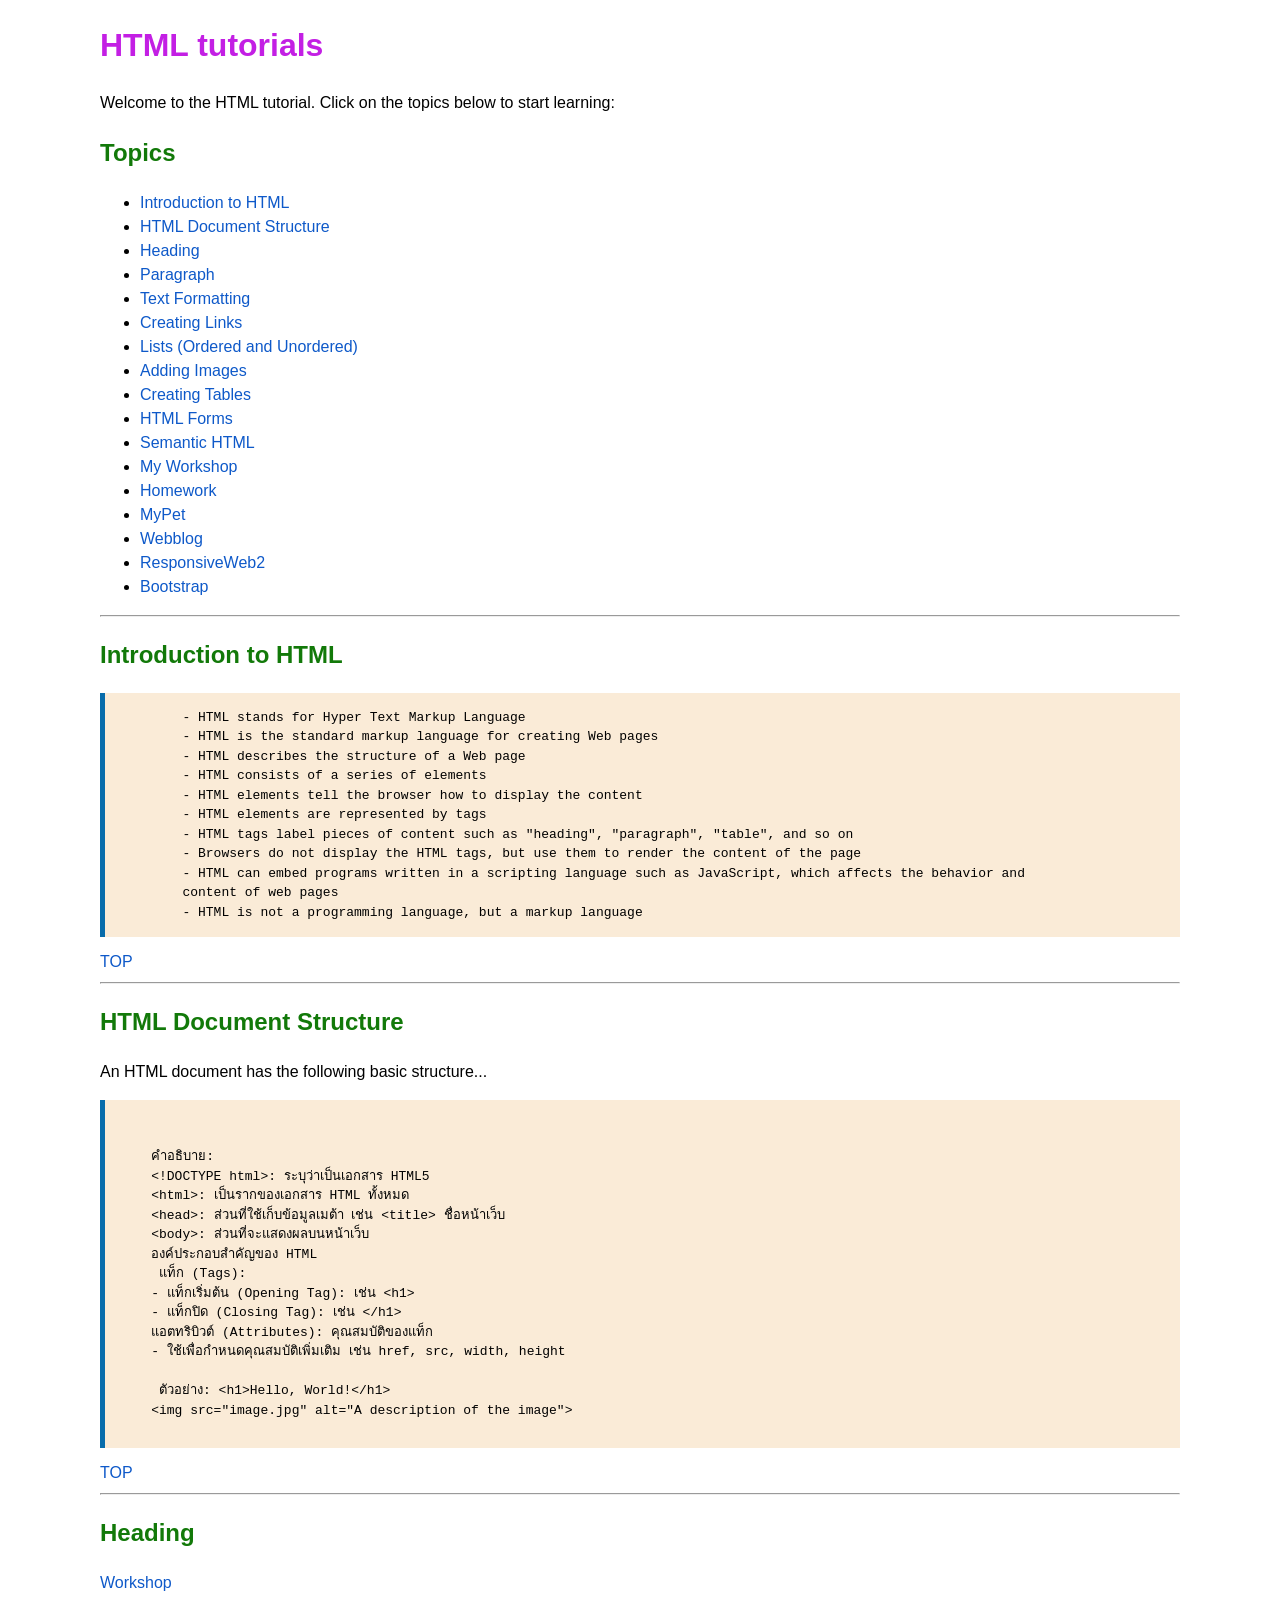
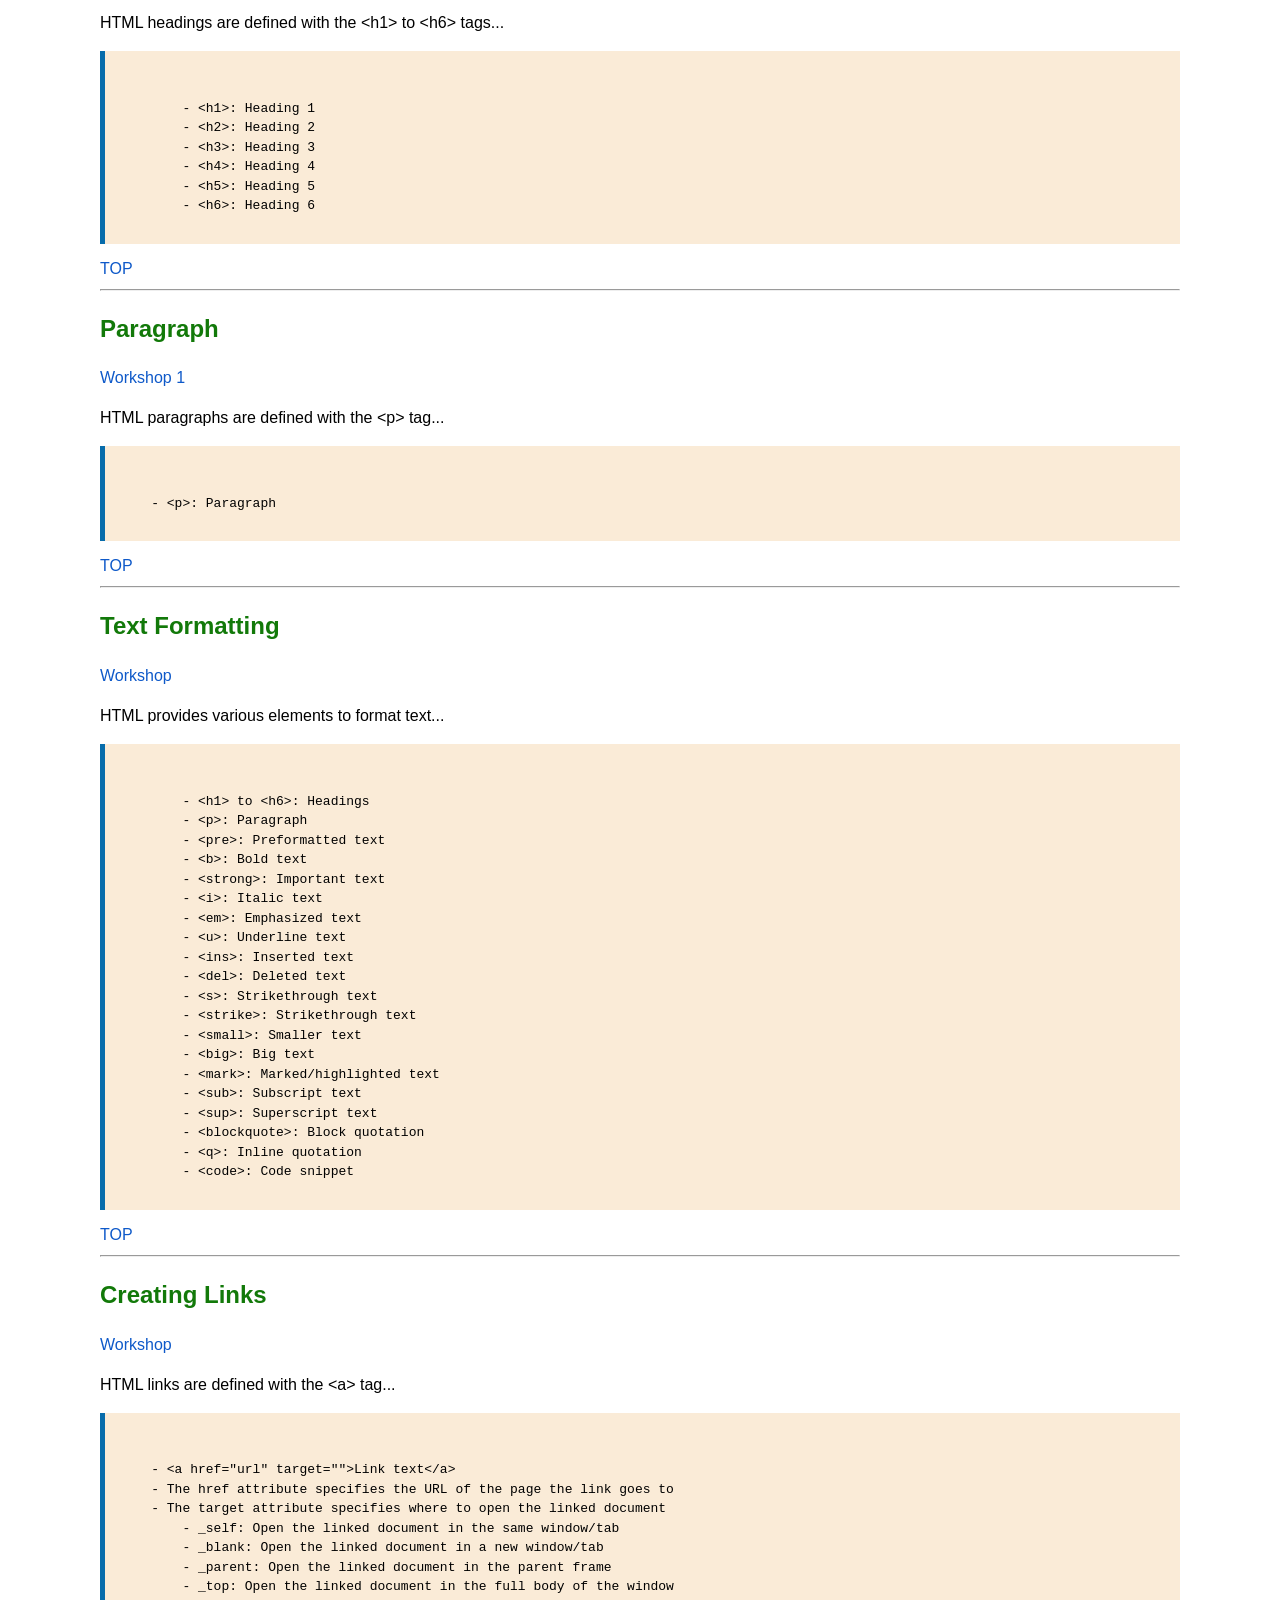
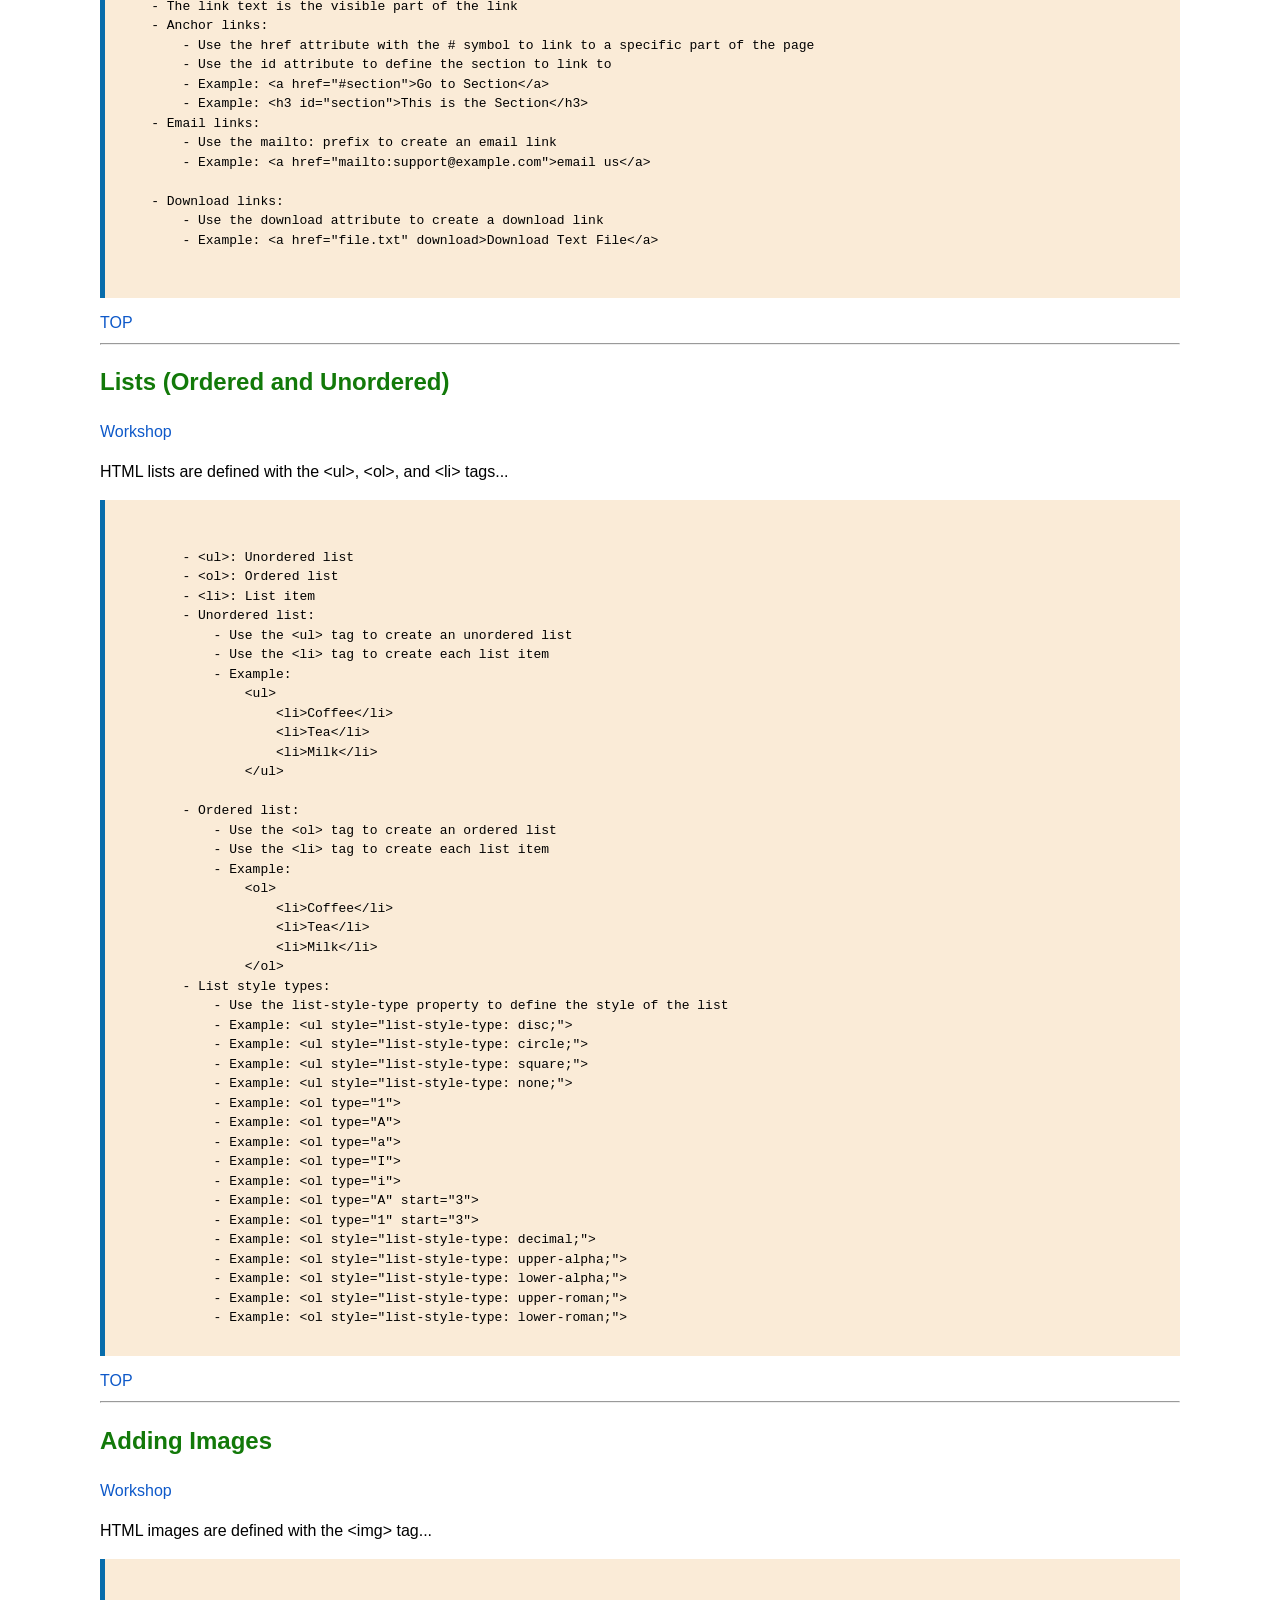
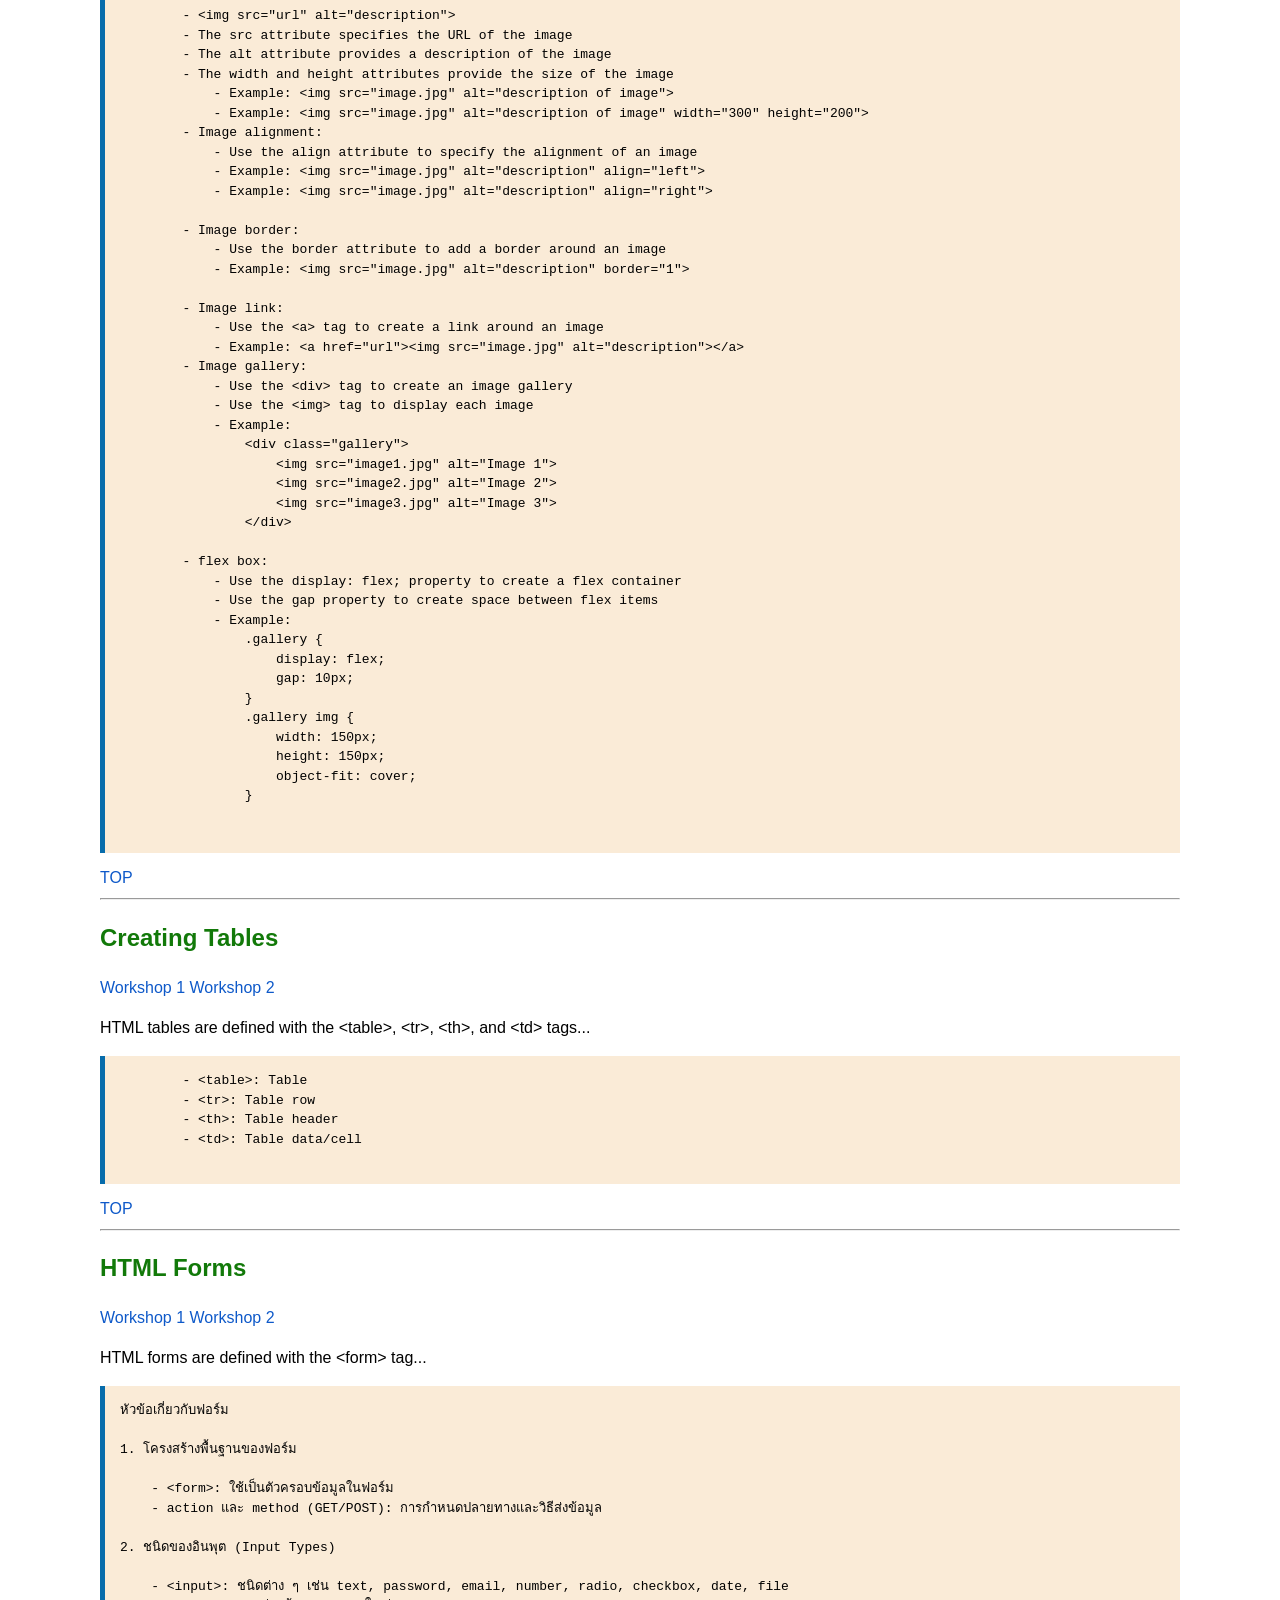
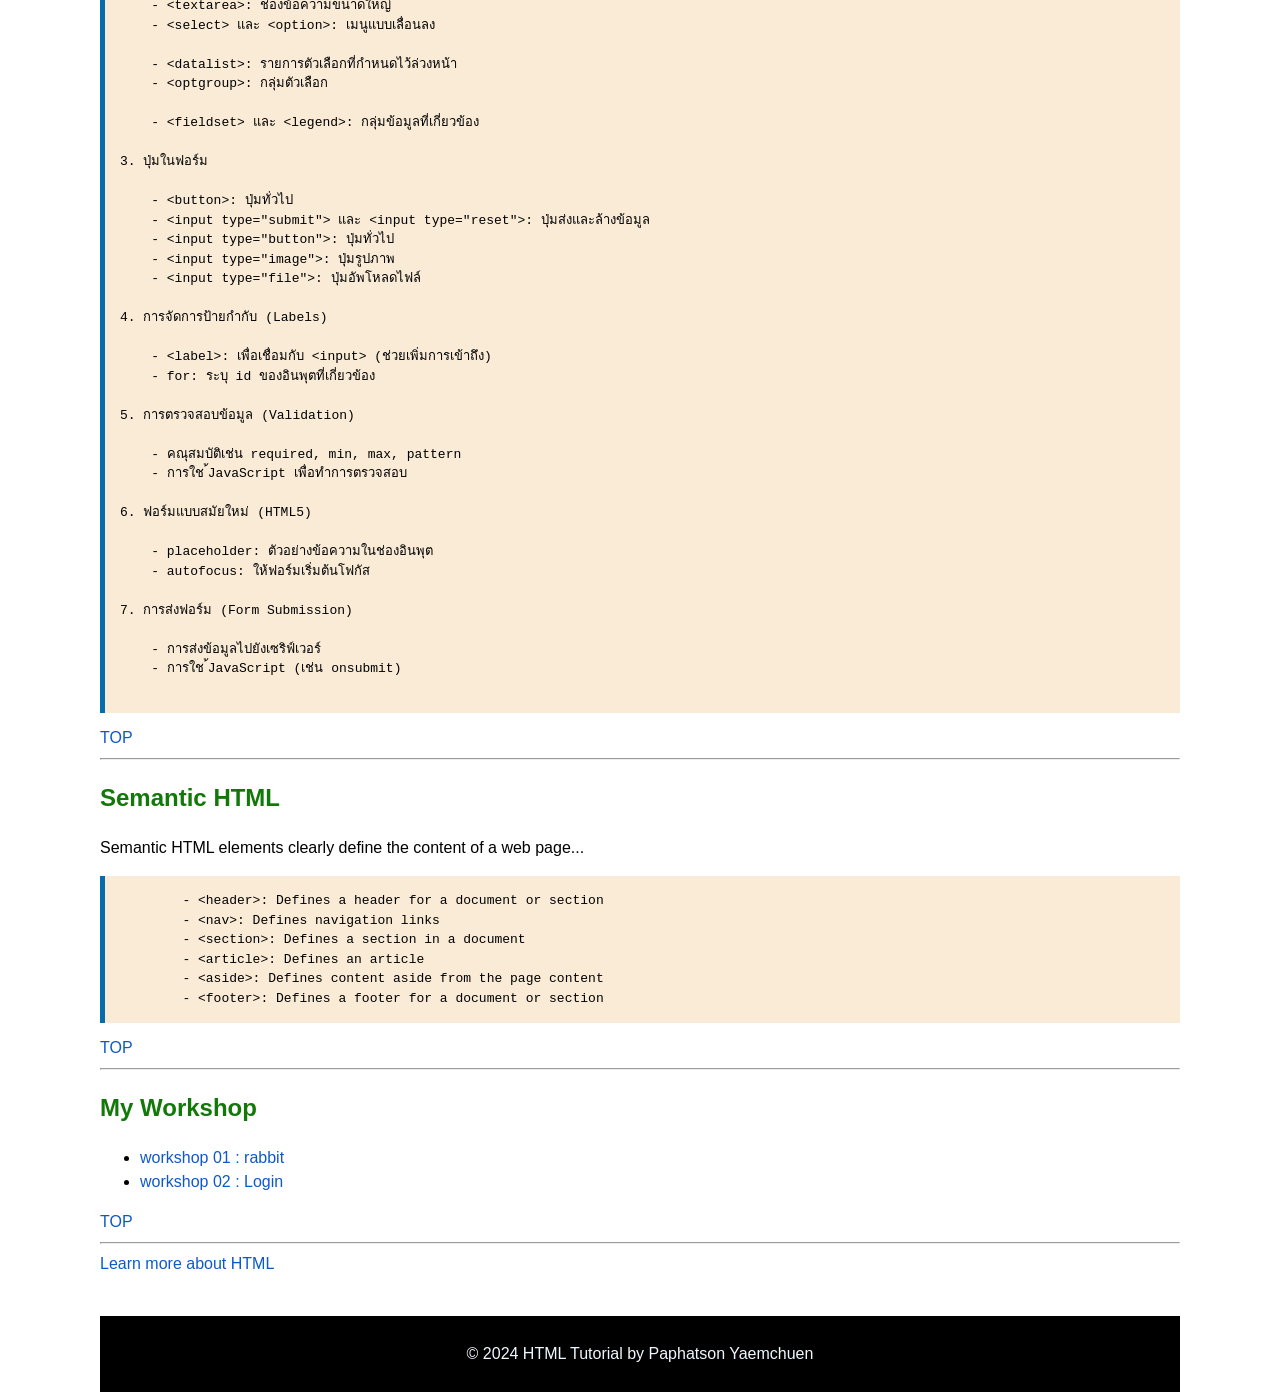
<file: index.html>
<!DOCTYPE html>
<html lang="en">
<head>
    <meta charset="UTF-8">
    <meta name="viewport" content="width=device-width, initial-scale=1.0">
    <title>HTML Tutorials</title>
    <style>
        body {
            font-family: 'Segoe UI', Tahoma, Geneva, Verdana, sans-serif;
            margin: 20px 100px 0 100px;
            line-height: 1.5;
        }
        h1 {
            color: rgb(195, 31, 228);
        }
        h2 {
            color: rgb(18, 121, 9);
        }
        ul{
            list-style-type: disc;
        }
        a{
            text-decoration: none;
            color: rgb(14, 89, 201);
        }
        a:hover{
            text-decoration: underline;
            color: rgb(211, 77, 23);
        }
        pre{
            background-color: antiquewhite;
            padding: 15px;
            border-left:rgb(7, 108, 171) 5px solid;
        }
        footer{
            background-color: black;
            color: aliceblue;
            text-align: center;
            padding: 10px;
            font-size: 16px;
            margin-top: 40px;
        }

    </style>
</head>
<body>
    <!-- main menu -->
    <h1>HTML tutorials</h1>
    <p>Welcome to the HTML tutorial. Click on the topics below to start learning:</p>
    <h2>Topics</h2>
    <ul>
        <li><a href="#intro">Introduction to HTML</a></li>
        <li><a href="#structure">HTML Document Structure</a></li>
        <li><a href="#heading">Heading</a></li>
        <li><a href="#paragraph">Paragraph</a></li>
        <li><a href="#formatting">Text Formatting</a></li>
        <li><a href="#link">Creating Links</a></li>
        <li><a href="#list">Lists (Ordered and Unordered)</a></li>
        <li><a href="#images">Adding Images</a></li>
        <li><a href="#table">Creating Tables</a></li>
        <li><a href="#form">HTML Forms</a></li>
        <li><a href="#semantic">Semantic HTML</a></li>
        <li><a href="#workshop">My Workshop</a></li>
        <li><a href="w08_01_Homework.html">Homework</a></li>
        <li><a href="w11_02_webblogHW.html">MyPet</a></li>
        <li><a href="w11_01_webblog.html">Webblog</a></li>
        <li><a href="W16_01-ResponsiveWeb2.html">ResponsiveWeb2</a></li>
        <li><a href="w16_02_Bootstrap.html">Bootstrap</a></li>
    </ul>
    <hr>

<!-- section 1 -->
<h2 id="intro">Introduction to HTML</h2>
    <pre>
        - HTML stands for Hyper Text Markup Language
        - HTML is the standard markup language for creating Web pages
        - HTML describes the structure of a Web page
        - HTML consists of a series of elements
        - HTML elements tell the browser how to display the content
        - HTML elements are represented by tags
        - HTML tags label pieces of content such as "heading", "paragraph", "table", and so on
        - Browsers do not display the HTML tags, but use them to render the content of the page
        - HTML can embed programs written in a scripting language such as JavaScript, which affects the behavior and
        content of web pages
        - HTML is not a programming language, but a markup language</pre>
    <a href="#">TOP</a>
    <hr>

<!-- section 2 -->
<h2 id="structure">HTML Document Structure</h2>
<p>An HTML document has the following basic structure...</p>
<pre><xmp>
    คำอธิบาย:
    <!DOCTYPE html>: ระบุว่าเป็นเอกสาร HTML5
    <html>: เป็นรากของเอกสาร HTML ทั้งหมด
    <head>: ส่วนที่ใช้เก็บข้อมูลเมต้า เช่น <title> ชื่อหน้าเว็บ
    <body>: ส่วนที่จะแสดงผลบนหน้าเว็บ
    องค์ประกอบสำคัญของ HTML
     แท็ก (Tags):
    - แท็กเริ่มต้น (Opening Tag): เช่น <h1>
    - แท็กปิด (Closing Tag): เช่น </h1>
    แอตทริบิวต์ (Attributes): คุณสมบัติของแท็ก
    - ใช้เพื่อกำหนดคุณสมบัติเพิ่มเติม เช่น href, src, width, height

     ตัวอย่าง: <h1>Hello, World!</h1>
    <img src="image.jpg" alt="A description of the image"></xmp></pre>

    <a href="#">TOP</a>
    <hr>

<!-- section 3 -->
<h2 id="heading">Heading</h2>
<a href="w03_01_heading.html">Workshop</a>
<p>HTML headings are defined with the &lt;h1> to &lt;h6> tags...</p>
<pre><xmp>
        - <h1>: Heading 1
        - <h2>: Heading 2
        - <h3>: Heading 3
        - <h4>: Heading 4
        - <h5>: Heading 5
        - <h6>: Heading 6</xmp></pre>

    <a href="#">TOP</a>
    <hr>

<!-- section 4 -->
<h2 id="paragraph">Paragraph</h2>
<a href="">Workshop 1</a>
<p>HTML paragraphs are defined with the &lt;p> tag...</p>
<pre><xmp>
    - <p>: Paragraph</xmp></pre>

    <a href="#">TOP</a>
    <hr>

<!-- section 5 -->
<h2 id="formatting">Text Formatting</h2>
<a href="w04-01-formatting.html">Workshop</a>
<p>HTML provides various elements to format text...</p>
<pre><xmp>
        - <h1> to <h6>: Headings
        - <p>: Paragraph
        - <pre>: Preformatted text
        - <b>: Bold text
        - <strong>: Important text
        - <i>: Italic text
        - <em>: Emphasized text
        - <u>: Underline text
        - <ins>: Inserted text
        - <del>: Deleted text
        - <s>: Strikethrough text
        - <strike>: Strikethrough text
        - <small>: Smaller text
        - <big>: Big text
        - <mark>: Marked/highlighted text
        - <sub>: Subscript text
        - <sup>: Superscript text
        - <blockquote>: Block quotation
        - <q>: Inline quotation
        - <code>: Code snippet</xmp></pre>

    <a href="#">TOP</a>
    <hr>

<!-- section 6 -->
<h2 id="link">Creating Links</h2>
<a href="w05_01_link.html">Workshop</a>
<p>HTML links are defined with the &lt;a> tag...</p>
<pre><xmp>
    - <a href="url" target="">Link text</a>
    - The href attribute specifies the URL of the page the link goes to
    - The target attribute specifies where to open the linked document
        - _self: Open the linked document in the same window/tab
        - _blank: Open the linked document in a new window/tab
        - _parent: Open the linked document in the parent frame
        - _top: Open the linked document in the full body of the window
    - The link text is the visible part of the link
    - Anchor links:
        - Use the href attribute with the # symbol to link to a specific part of the page
        - Use the id attribute to define the section to link to
        - Example: <a href="#section">Go to Section</a>
        - Example: <h3 id="section">This is the Section</h3>
    - Email links:
        - Use the mailto: prefix to create an email link
        - Example: <a href="mailto:support@example.com">email us</a>

    - Download links:
        - Use the download attribute to create a download link
        - Example: <a href="file.txt" download>Download Text File</a>
   </xmp></pre>

    <a href="#">TOP</a>
    <hr>

<!-- section 7 -->
<h2 id="list">Lists (Ordered and Unordered)</h2>
<a href="">Workshop</a>
<p>HTML lists are defined with the &lt;ul>, &lt;ol>, and &lt;li> tags...</p>
<pre><xmp>
        - <ul>: Unordered list
        - <ol>: Ordered list
        - <li>: List item
        - Unordered list:
            - Use the <ul> tag to create an unordered list
            - Use the <li> tag to create each list item
            - Example:
                <ul>
                    <li>Coffee</li>
                    <li>Tea</li>
                    <li>Milk</li>
                </ul>

        - Ordered list:
            - Use the <ol> tag to create an ordered list
            - Use the <li> tag to create each list item
            - Example:
                <ol>
                    <li>Coffee</li>
                    <li>Tea</li>
                    <li>Milk</li>
                </ol>
        - List style types:
            - Use the list-style-type property to define the style of the list
            - Example: <ul style="list-style-type: disc;">
            - Example: <ul style="list-style-type: circle;">
            - Example: <ul style="list-style-type: square;">
            - Example: <ul style="list-style-type: none;">
            - Example: <ol type="1">
            - Example: <ol type="A">
            - Example: <ol type="a">
            - Example: <ol type="I">
            - Example: <ol type="i">
            - Example: <ol type="A" start="3">
            - Example: <ol type="1" start="3">
            - Example: <ol style="list-style-type: decimal;">
            - Example: <ol style="list-style-type: upper-alpha;">
            - Example: <ol style="list-style-type: lower-alpha;">
            - Example: <ol style="list-style-type: upper-roman;">
            - Example: <ol style="list-style-type: lower-roman;"></xmp></pre>
    <a href="#">TOP</a>
    <hr>

<!-- section 8 -->
<h2 id="images">Adding Images</h2>
<a href="w07_01_img.html">Workshop</a>
<p>HTML images are defined with the &lt;img> tag...</p>
<pre><xmp>
        - <img src="url" alt="description">
        - The src attribute specifies the URL of the image
        - The alt attribute provides a description of the image
        - The width and height attributes provide the size of the image
            - Example: <img src="image.jpg" alt="description of image">
            - Example: <img src="image.jpg" alt="description of image" width="300" height="200">
        - Image alignment:
            - Use the align attribute to specify the alignment of an image
            - Example: <img src="image.jpg" alt="description" align="left">
            - Example: <img src="image.jpg" alt="description" align="right">
 
        - Image border:
            - Use the border attribute to add a border around an image
            - Example: <img src="image.jpg" alt="description" border="1">

        - Image link:
            - Use the <a> tag to create a link around an image
            - Example: <a href="url"><img src="image.jpg" alt="description"></a>
        - Image gallery:
            - Use the <div> tag to create an image gallery
            - Use the <img> tag to display each image
            - Example:
                <div class="gallery">
                    <img src="image1.jpg" alt="Image 1">
                    <img src="image2.jpg" alt="Image 2">
                    <img src="image3.jpg" alt="Image 3">
                </div>

        - flex box:
            - Use the display: flex; property to create a flex container
            - Use the gap property to create space between flex items
            - Example:
                .gallery {
                    display: flex;
                    gap: 10px;
                }
                .gallery img {
                    width: 150px;
                    height: 150px;
                    object-fit: cover;
                }
        </xmp></pre>
    <a href="#">TOP</a>
    <hr>

<!-- section 9 -->
<h2 id="table">Creating Tables</h2>
<a href="">Workshop 1</a>
<a href="">Workshop 2</a>
<p>HTML tables are defined with the &lt;table&gt;, &lt;tr&gt;, &lt;th&gt;, and &lt;td&gt; tags...</p>
<pre>
        - &lt;table&gt;: Table
        - &lt;tr&gt;: Table row
        - &lt;th&gt;: Table header
        - &lt;td&gt;: Table data/cell
        </pre>
    <a href="#">TOP</a>
    <hr>

<!-- section 10 -->
<h2 id="form">HTML Forms</h2>
<a href="">Workshop 1</a>
<a href="">Workshop 2</a>
<p>HTML forms are defined with the &lt;form&gt; tag...</p>
<pre>
หัวข้อเกี่ยวกับฟอร์ม

1. โครงสร้างพื้นฐานของฟอร์ม

    - &lt;form>: ใช้เป็นตัวครอบข้อมูลในฟอร์ม
    - action และ method (GET/POST): การกำหนดปลายทางและวิธีส่งข้อมูล

2. ชนิดของอินพุต (Input Types)

    - &lt;input>: ชนิดต่าง ๆ เช่น text, password, email, number, radio, checkbox, date, file
    - &lt;textarea>: ช่องข้อความขนาดใหญ่
    - &lt;select> และ &lt;option>: เมนูแบบเลื่อนลง

    - &lt;datalist>: รายการตัวเลือกที่กำหนดไว้ล่วงหน้า
    - &lt;optgroup>: กลุ่มตัวเลือก

    - &lt;fieldset> และ &lt;legend>: กลุ่มข้อมูลที่เกี่ยวข้อง

3. ปุ่มในฟอร์ม

    - &lt;button>: ปุ่มทั่วไป
    - &lt;input type="submit"> และ &lt;input type="reset">: ปุ่มส่งและล้างข้อมูล
    - &lt;input type="button">: ปุ่มทั่วไป
    - &lt;input type="image">: ปุ่มรูปภาพ
    - &lt;input type="file">: ปุ่มอัพโหลดไฟล์

4. การจัดการป้ายกำกับ (Labels)

    - &lt;label>: เพื่อเชื่อมกับ &lt;input> (ช่วยเพิ่มการเข้าถึง)
    - for: ระบุ id ของอินพุตที่เกี่ยวข้อง

5. การตรวจสอบข้อมูล (Validation)

    - คณุสมบัติเช่น required, min, max, pattern
    - การใช ้JavaScript เพื่อทำการตรวจสอบ

6. ฟอร์มแบบสมัยใหม่ (HTML5)

    - placeholder: ตัวอย่างข้อความในช่องอินพุต
    - autofocus: ให้ฟอร์มเริ่มต้นโฟกัส

7. การส่งฟอร์ม (Form Submission)

    - การส่งข้อมูลไปยังเซริฟ์เวอร์
    - การใช ้JavaScript (เช่น onsubmit)
        </pre>
    <a href="#">TOP</a>
    <hr>

<!-- section 11 -->
<h2 id="semantic">Semantic HTML</h2>
<p>Semantic HTML elements clearly define the content of a web page...</p>
<pre>
        - &lt;header&gt;: Defines a header for a document or section
        - &lt;nav&gt;: Defines navigation links
        - &lt;section&gt;: Defines a section in a document
        - &lt;article&gt;: Defines an article
        - &lt;aside&gt;: Defines content aside from the page content
        - &lt;footer&gt;: Defines a footer for a document or section</pre>

    <a href="#">TOP</a>
    <hr>

<!-- section 12 -->
<h2 id="workshop">My Workshop</h2>
<ul>
        <li><a href="">workshop 01 : rabbit </a></li>
        <li><a href="">workshop 02 : Login</a></li>
        
    </ul>
    <a href="#">TOP</a>
    <hr>
<a href="https://www.w3schools.com/">Learn more about HTML</a>

<!-- section 13 -->
  <footer>
    <p>&copy 2024 HTML Tutorial by Paphatson Yaemchuen</p>
  </footer>


</body>
</html>
</file>
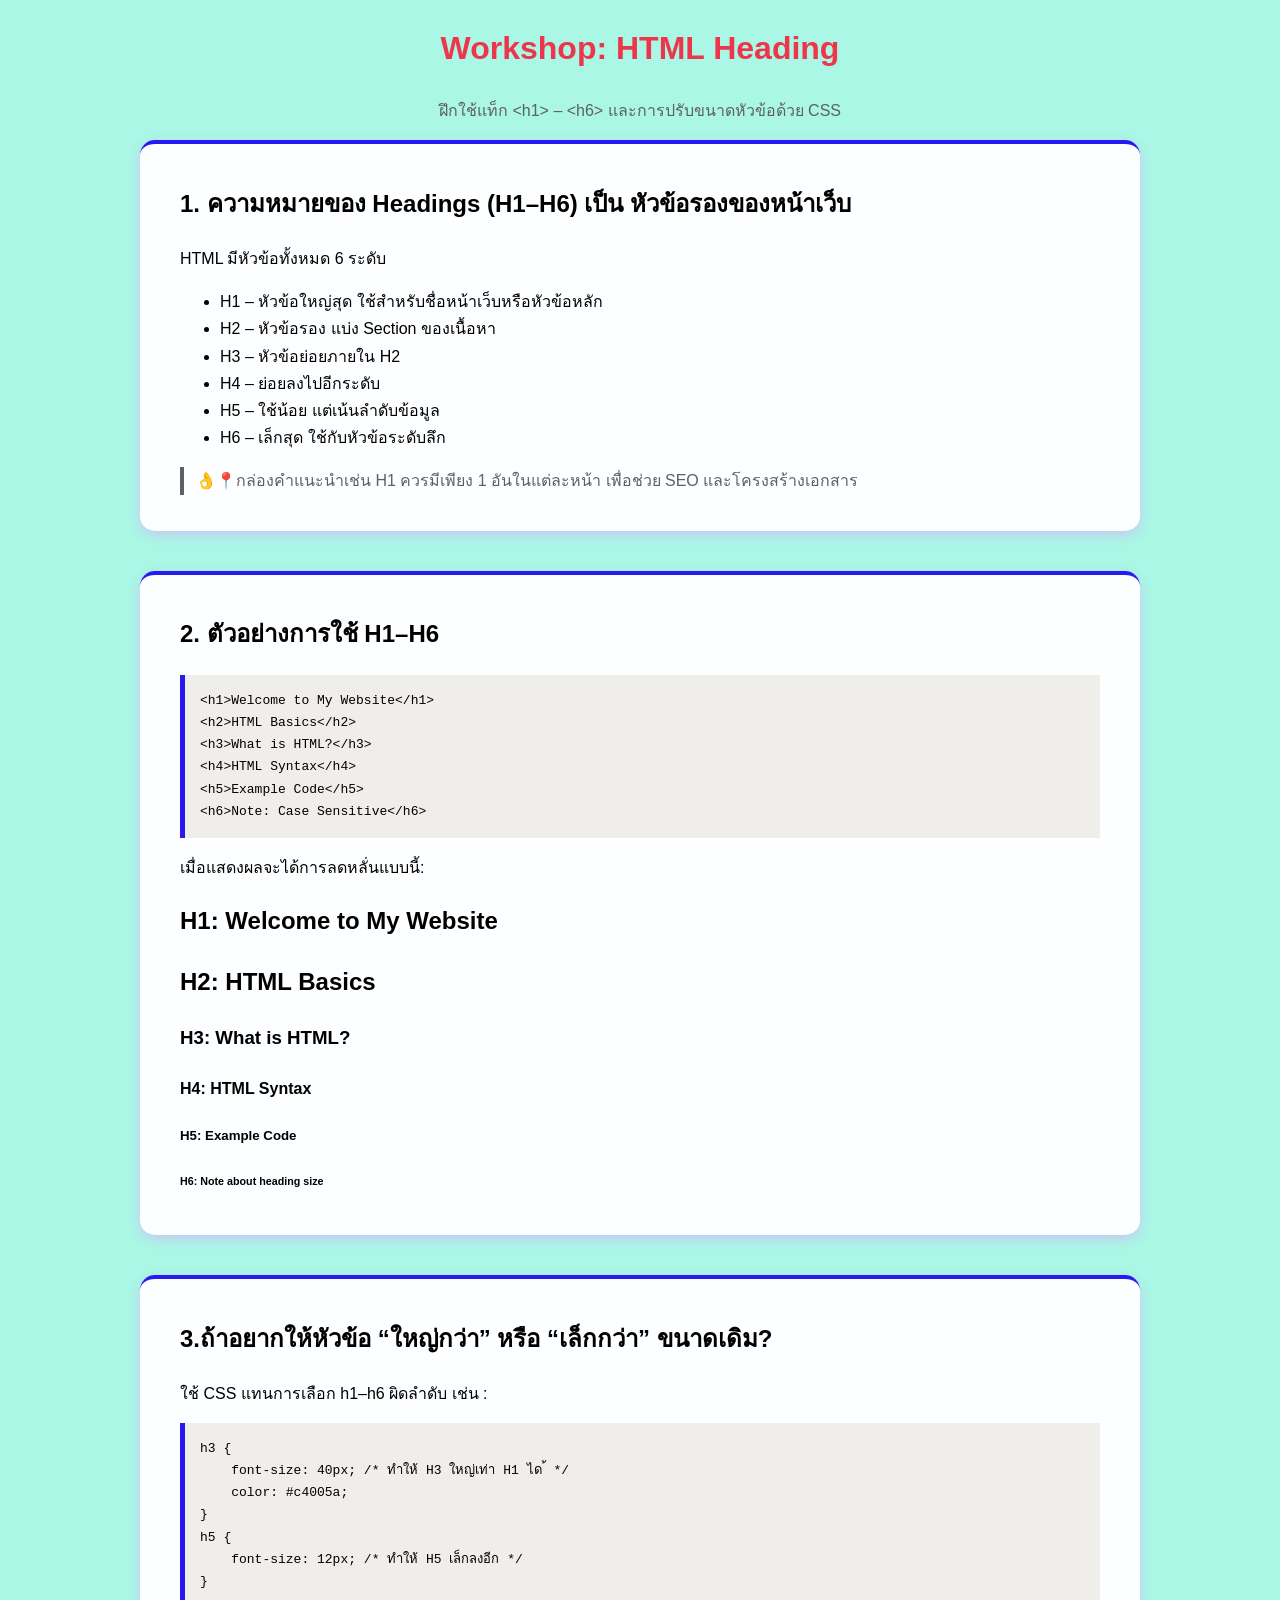
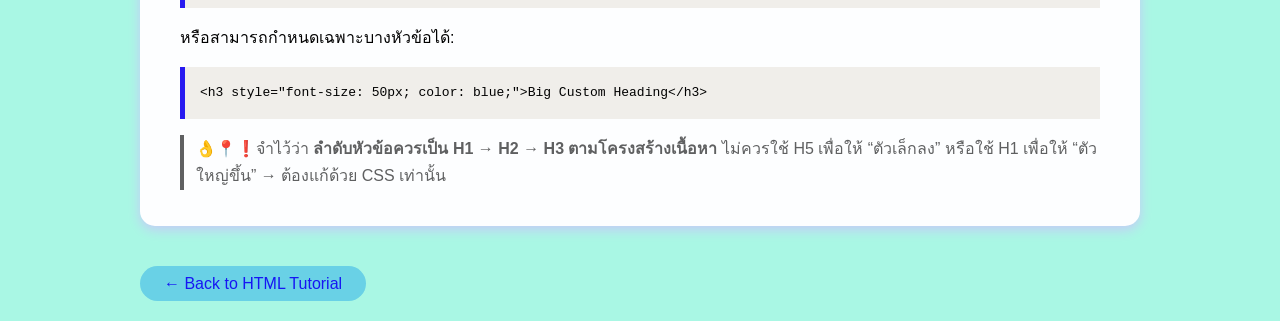
<file: w03_01_heading.html>
<!DOCTYPE html>
<html lang="en">
<head>
    <meta charset="UTF-8">
    <meta name="viewport" content="width=device-width, initial-scale=1.0">
    <title>Heading Workshop</title>
    <style>
        body{
            font-family: 'Segoe UI', Tahoma, Geneva, Verdana, sans-serif;
            margin: 0;
            padding: 0;
            line-height: 1.7;
            background-color: rgb(169, 247, 228);
        }
        h1{
            color:  rgb(237, 54, 75);
            text-align: center;
        }
        .subtitle {
            text-align: center;
            color: rgb(95, 96, 97);
        }
        .card{
            background-color: rgb(253, 254, 255);
            padding: 20px 40px;
            border-radius: 15px;
            border-top: 4px solid rgb(39, 25, 240);
            box-shadow: 0 4px 12px rgb(198, 202, 247);
            margin-bottom: 40px;
        }
        .container{
            max-width: 1000px;
            margin: 20px auto;
        }
        .note{
            border-left: 4px solid  rgb(95, 96, 97);
            padding-left: 12px;
            color: rgb(95, 96, 97);
        }
        .topics{
            color:  rgb(0, 0, 0);
            text-align: left;

        }
        .note::before{
            content: "👌";
        }
        .back-link{
            color: rgb(22, 22, 243);
            text-decoration: none;

            background-color: rgb(105, 209, 230);
            display: inline-block;
            text-align: center;

            padding: 4px 24px;
            border-radius: 100px;
        }
        .back-link:hover{
            color: rgb(236, 60, 209);
            background-color: aqua;
            /*text-decoration: underline;*/
        }
        pre{
            background-color: rgb(240, 238, 234);
            padding: 15px;
            border-left: rgb(39, 25, 240) 5px solid;
        }


    </style>
</head>
<body>
<div class="container">
    <h1>Workshop: HTML Heading</h1>
    <p class="subtitle">ฝึกใช้แท็ก &lt;h1&gt; – &lt;h6&gt; และการปรับขนาดหัวข้อด้วย CSS</p>
    
    <!-- Section 1 -->
    <section class="card">
        <h2>1. ความหมายของ Headings (H1–H6) เป็น หัวข้อรองของหน้าเว็บ</h2>
        <p>HTML มีหัวข้อทั้งหมด 6 ระดับ</p>
        <ul>
            <li>H1 – หัวข้อใหญ่สุด ใช้สำหรับชื่อหน้าเว็บหรือหัวข้อหลัก</li>
            <li>H2 – หัวข้อรอง แบ่ง Section ของเนื้อหา</li>
            <li>H3 – หัวข้อย่อยภายใน H2</li>
            <li>H4 – ย่อยลงไปอีกระดับ</li>
            <li>H5 – ใช้น้อย แต่เน้นลำดับข้อมูล</li>
            <li>H6 – เล็กสุด ใช้กับหัวข้อระดับลึก</li>
        </ul>
        <p class="note">📍กล่องคำแนะนำเช่น H1 ควรมีเพียง 1 อันในแต่ละหน้า เพื่อช่วย SEO และโครงสร้างเอกสาร</p>
    </section>

     <!-- Section 2 -->
    <section class="card">
        <h2>2. ตัวอย่างการใช้ H1–H6</h2>
        <pre>
&lt;h1&gt;Welcome to My Website&lt;/h1&gt;
&lt;h2&gt;HTML Basics&lt;/h2&gt;
&lt;h3&gt;What is HTML?&lt;/h3&gt;
&lt;h4&gt;HTML Syntax&lt;/h4&gt;
&lt;h5&gt;Example Code&lt;/h5&gt;
&lt;h6&gt;Note: Case Sensitive&lt;/h6&gt;</pre>
        <p>เมื่อแสดงผลจะได้การลดหลั่นแบบนี้:</p>
        <h1 class="topics">H1: Welcome to My Website</h1>
        <h2>H2: HTML Basics</h2>
        <h3>H3: What is HTML?</h3>
        <h4>H4: HTML Syntax</h4>
        <h5>H5: Example Code</h5>
        <h6>H6: Note about heading size</h6>
    </section>

     <!-- Section 3 -->
    <section class="card">
        <h2>3.ถ้าอยากให้หัวข้อ “ใหญ่กว่า” หรือ “เล็กกว่า” ขนาดเดิม?</h2>
        <p>ใช้ CSS แทนการเลือก h1–h6 ผิดลำดับ เช่น :</p>
        <pre>
h3 {
    font-size: 40px; /* ทำให้ H3 ใหญ่เท่า H1 ได ้ */
    color: #c4005a;
}
h5 {
    font-size: 12px; /* ทำให้ H5 เล็กลงอีก */
}</pre>
            <p>หรือสามารถกำหนดเฉพาะบางหัวข้อได้:</p>
        <pre>
&lt;h3 style="font-size: 50px; color: blue;"&gt;Big Custom Heading&lt;/h3&gt;</pre>
        <p class="note">📍❗จำไว้ว่า <strong>ลำดับหัวข้อควรเป็น H1 → H2 → H3 ตามโครงสร้างเนื้อหา</strong> ไม่ควรใช้ H5 เพื่อให้ “ตัวเล็กลง” หรือใช้ H1 เพื่อให้ “ตัวใหญ่ขึ้น” → ต้องแก้ด้วย CSS เท่านั้น</p>
    </section>

    <a href="index.html"class="back-link">&larr; Back to HTML Tutorial</a>
</div>

</body>
</html>
</file>
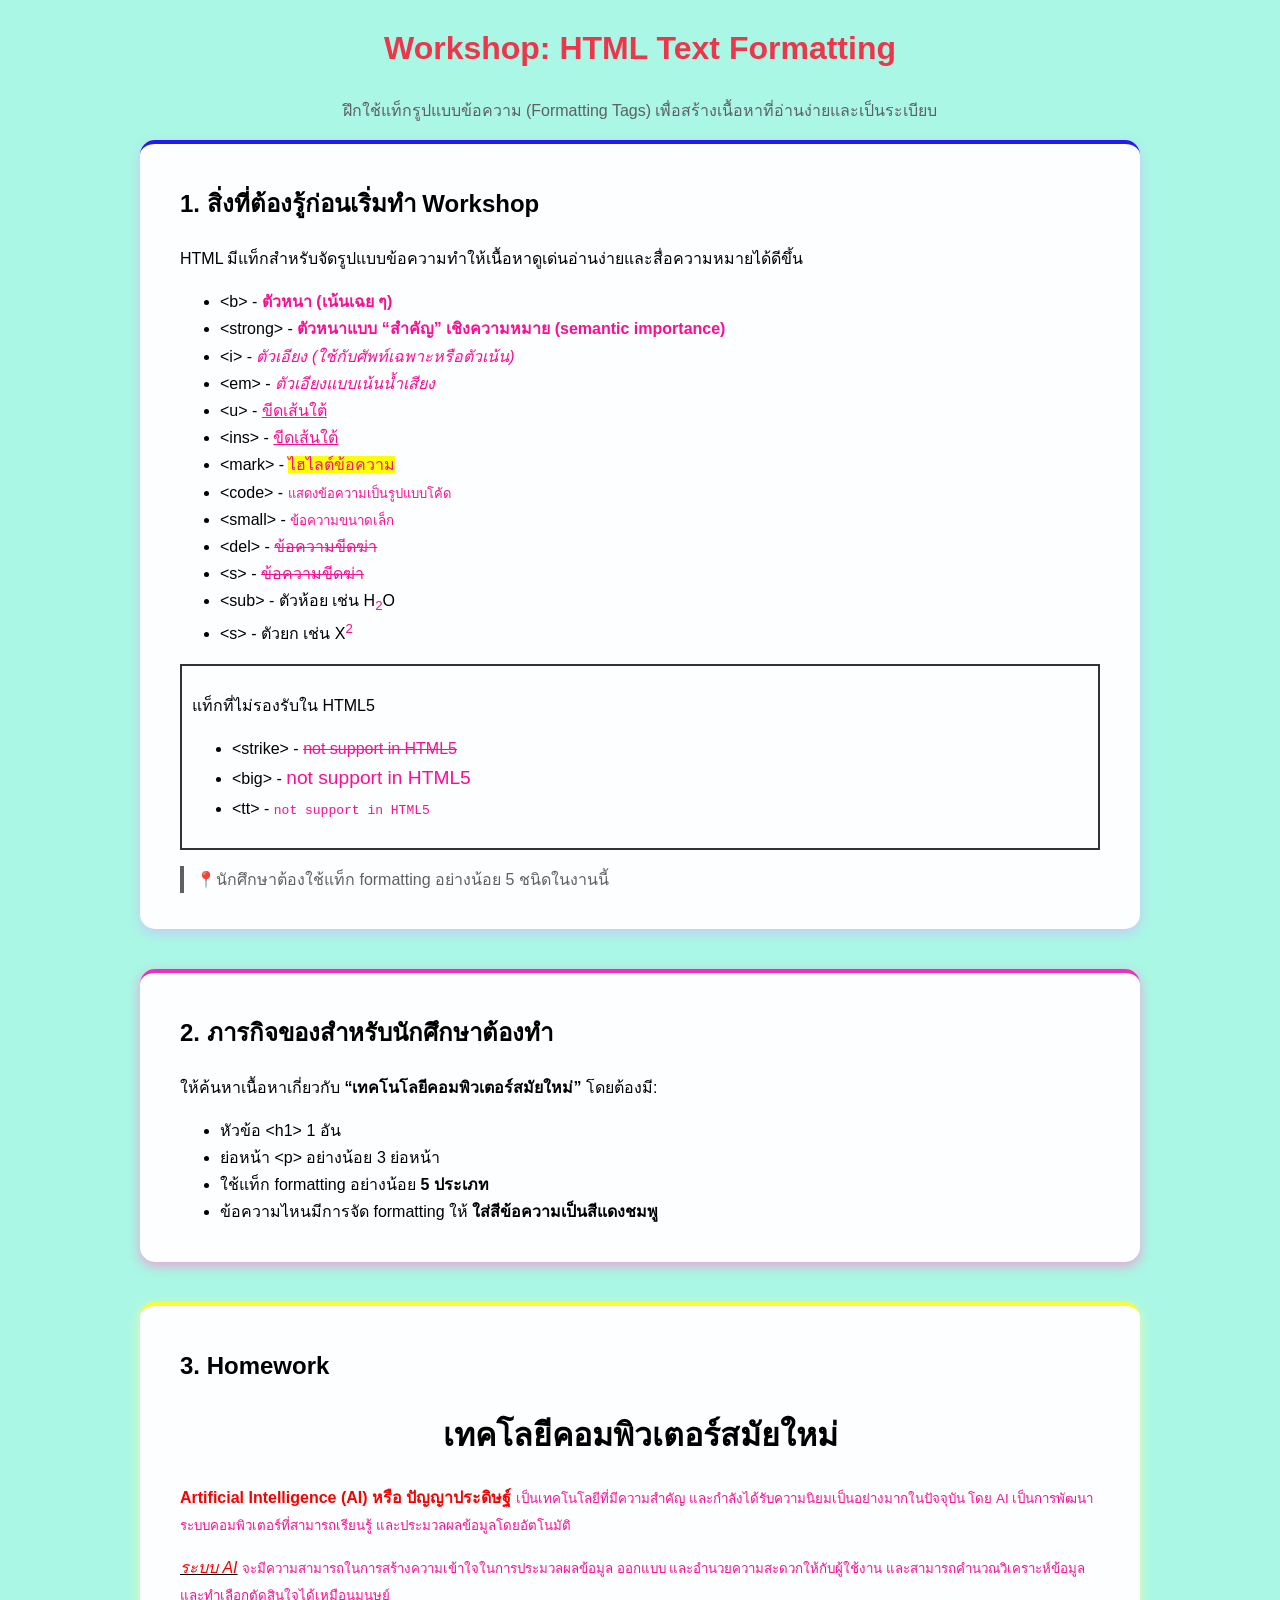
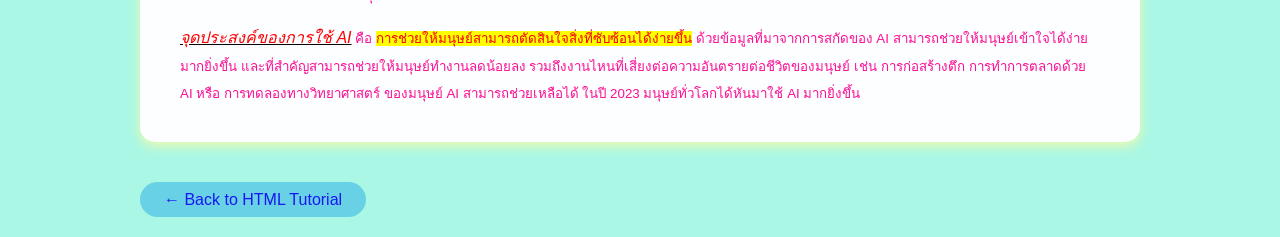
<file: w04-01-formatting.html>
<!DOCTYPE html>
<html lang="en">
<head>
    <meta charset="UTF-8">
    <meta name="viewport" content="width=device-width, initial-scale=1.0">
    <title>Formatting</title>
    <style>
        body{
            font-family: 'Segoe UI', Tahoma, Geneva, Verdana, sans-serif;
            margin: 0;
            padding: 0;
            line-height: 1.7;
            background-color: rgb(169, 247, 228);
        }
        h1{
            color:  rgb(237, 54, 75);
            text-align: center;
        }
        .subtitle {
            text-align: center;
            color: rgb(95, 96, 97);
        }
        .container{
            max-width: 1000px;
            margin: 20px auto;
        }
        .card1{
            background-color: rgb(253, 254, 255);
            padding: 20px 40px;
            border-radius: 15px;
            border-top: 4px solid rgb(39, 25, 240);
            box-shadow: 0 4px 12px rgb(198, 202, 247);
            margin-bottom: 40px;
        }
        .card2{
            background-color: rgb(253, 254, 255);
            padding: 20px 40px;
            border-radius: 15px;
            border-top: 4px solid rgb(240, 46, 192);
            box-shadow: 0 4px 12px rgb(236, 161, 215);
            margin-bottom: 40px;
        }
        .card3{
            background-color: rgb(253, 254, 255);
            padding: 20px 40px;
            border-radius: 15px;
            border-top: 4px solid rgb(247, 254, 54);
            box-shadow: 0 4px 12px rgb(241, 250, 174);
            margin-bottom: 40px;
        }
        .note{
             border-left: 4px solid  rgb(95, 96, 97);
            padding-left: 12px;
            color: rgb(95, 96, 97);
        }
        .homework{
            color:  rgb(0, 0, 0);
            text-align: center;
        }
        .pink{
            color: rgb(251, 14, 148);
        }
        .red{
            color: rgb(249, 0, 0);
        }
        .back-link{
            color: rgb(22, 22, 243);
            text-decoration: none;

            background-color: rgb(105, 209, 230);
            display: inline-block;
            text-align: center;

            padding: 4px 24px;
            border-radius: 100px;
        }
        .back-link:hover{
            color: rgb(236, 60, 209);
            background-color: aqua;
            /*text-decoration: underline;*/
        }
        .box {
            border: 2px solid #333;
            padding: 10px;
            margin: 10px 0;
            border-radius: 0;
            background-color: #ffffff00;
        }


    </style>
</head>
<body>
    <div class="container">
        <header>
            <h1>Workshop: HTML Text Formatting</h1>
            <p class="subtitle">ฝึกใช้แท็กรูปแบบข้อความ (Formatting Tags) เพื่อสร้างเนื้อหาที่อ่านง่ายและเป็นระเบียบ</p>
        </header>
        <main>
            <!-- card 1 -->
            <div class="card1">
                <h2>1. สิ่งที่ต้องรู้ก่อนเริ่มทำ Workshop</h2>
                <p>HTML มีแท็กสำหรับจัดรูปแบบข้อความทำให้เนื้อหาดูเด่นอ่านง่ายและสื่อความหมายได้ดีขึ้น</p>
                <ul>
                    <li>&lt;b&gt; - <b class="pink">ตัวหนา (เน้นเฉย ๆ)</b></li>
                    <li>&lt;strong&gt; - <strong class="pink">ตัวหนาแบบ “สำคัญ” เชิงความหมาย (semantic importance)</strong></li>
                    <li>&lt;i&gt; - <i class="pink">ตัวเอียง (ใช้กับศัพท์เฉพาะหรือตัวเน้น)</i></li>
                    <li>&lt;em&gt; - <em class="pink">ตัวเอียงแบบเน้นน้ำเสียง</em></li>
                    <li>&lt;u&gt; - <u class="pink">ขีดเส้นใต้</u></li>
                    <li>&lt;ins&gt; - <ins class="pink">ขีดเส้นใต้</ins></li>
                    <li>&lt;mark&gt; - <mark class="pink">ไฮไลต์ข้อความ</mark></li>
                    <li>&lt;code&gt; - <code class="pink">แสดงข้อความเป็นรูปแบบโค้ด</code></li>
                    <li>&lt;small&gt; - <small class="pink">ข้อความขนาดเล็ก</small></li>
                    <li>&lt;del&gt; - <del class="pink">ข้อความขีดฆ่า</del></li>
                    <li>&lt;s&gt; - <s class="pink">ข้อความขีดฆ่า</s></li>
                    <li>&lt;sub&gt; - ตัวห้อย เช่น H<sub class="pink">2</sub>O</li>
                    <li>&lt;s&gt; - ตัวยก เช่น X<sup class="pink">2</sup></li>
                </ul>
                <div class="box">
                <p>แท็กที่ไม่รองรับใน HTML5</p>
                <ul>
                    <li>&lt;strike&gt; - <strike class="pink">not support in HTML5</strike> </li>
                    <li>&lt;big&gt; - <big class="pink">not support in HTML5</big> </li>
                    <li>&lt;tt&gt; - <tt class="pink">not support in HTML5</tt> </li>
                </ul>
                </div>
                <p class="note">📍นักศึกษาต้องใช้แท็ก formatting อย่างน้อย 5 ชนิดในงานนี้</p>
            </div>

            <!-- card 2 -->
            <div class="card2">
            <h2>2. ภารกิจของสำหรับนักศึกษาต้องทำ</h2>
            <p>ให้ค้นหาเนื้อหาเกี่ยวกับ <b>“เทคโนโลยีคอมพิวเตอร์สมัยใหม่”</b> โดยต้องมี:</p>
            <ul>
                <li>หัวข้อ &lt;h1&gt; 1 อัน</li>
                <li>ย่อหน้า &lt;p&gt; อย่างน้อย 3 ย่อหน้า</li>
                <li>ใช้แท็ก formatting อย่างน้อย <b>5 ประเภท</b></li>
                <li>ข้อความไหนมีการจัด formatting ให้ <b>ใส่สีข้อความเป็นสีแดงชมพู</b></li>
            </ul>
            </div>

            <!-- card 3 -->
            <div class="card3">
                <h2>3. Homework</h2>
                <h1 class="homework">เทคโลยีคอมพิวเตอร์สมัยใหม่</h1>
                <p><b class="red">Artificial Intelligence (AI) หรือ ปัญญาประดิษฐ์ </b> <small class="pink">เป็นเทคโนโลยีที่มีความสำคัญ และกำลังได้รับความนิยมเป็นอย่างมากในปัจจุบัน โดย AI เป็นการพัฒนาระบบคอมพิวเตอร์ที่สามารถเรียนรู้ และประมวลผลข้อมูลโดยอัตโนมัติ</small></p>
                <p><u><i class="red">ระบบ AI</i></u> <small class="pink">จะมีความสามารถในการสร้างความเข้าใจในการประมวลผลข้อมูล ออกแบบ และอำนวยความสะดวกให้กับผู้ใช้งาน และสามารถคำนวณวิเคราะห์ข้อมูล และทำเลือกตัดสินใจได้เหมือนมนุษย์</small></p>
                <p><u><i class="red">จุดประสงค์ของการใช้ AI</i></u><small class="pink"> คือ <mark class="red">การช่วยให้มนุษย์สามารถตัดสินใจสิ่งที่ซับซ้อนได้ง่ายขึ้น</mark> ด้วยข้อมูลที่มาจากการสกัดของ AI สามารถช่วยให้มนุษย์เข้าใจได้ง่ายมากยิ่งขึ้น และที่สำคัญสามารถช่วยให้มนุษย์ทำงานลดน้อยลง รวมถึงงานไหนที่เสี่ยงต่อความอันตรายต่อชีวิตของมนุษย์ เช่น การก่อสร้างตึก การทำการตลาดด้วย AI หรือ การทดลองทางวิทยาศาสตร์ ของมนุษย์ AI สามารถช่วยเหลือได้ ในปี 2023 มนุษย์ทั่วโลกได้หันมาใช้ AI มากยิ่งขึ้น</small></p>
            </div>
        </main>
        <footer>
            <a href="index.html"class="back-link">&larr; Back to HTML Tutorial</a>
        </footer>
    </div>
</body>
</html>
</file>
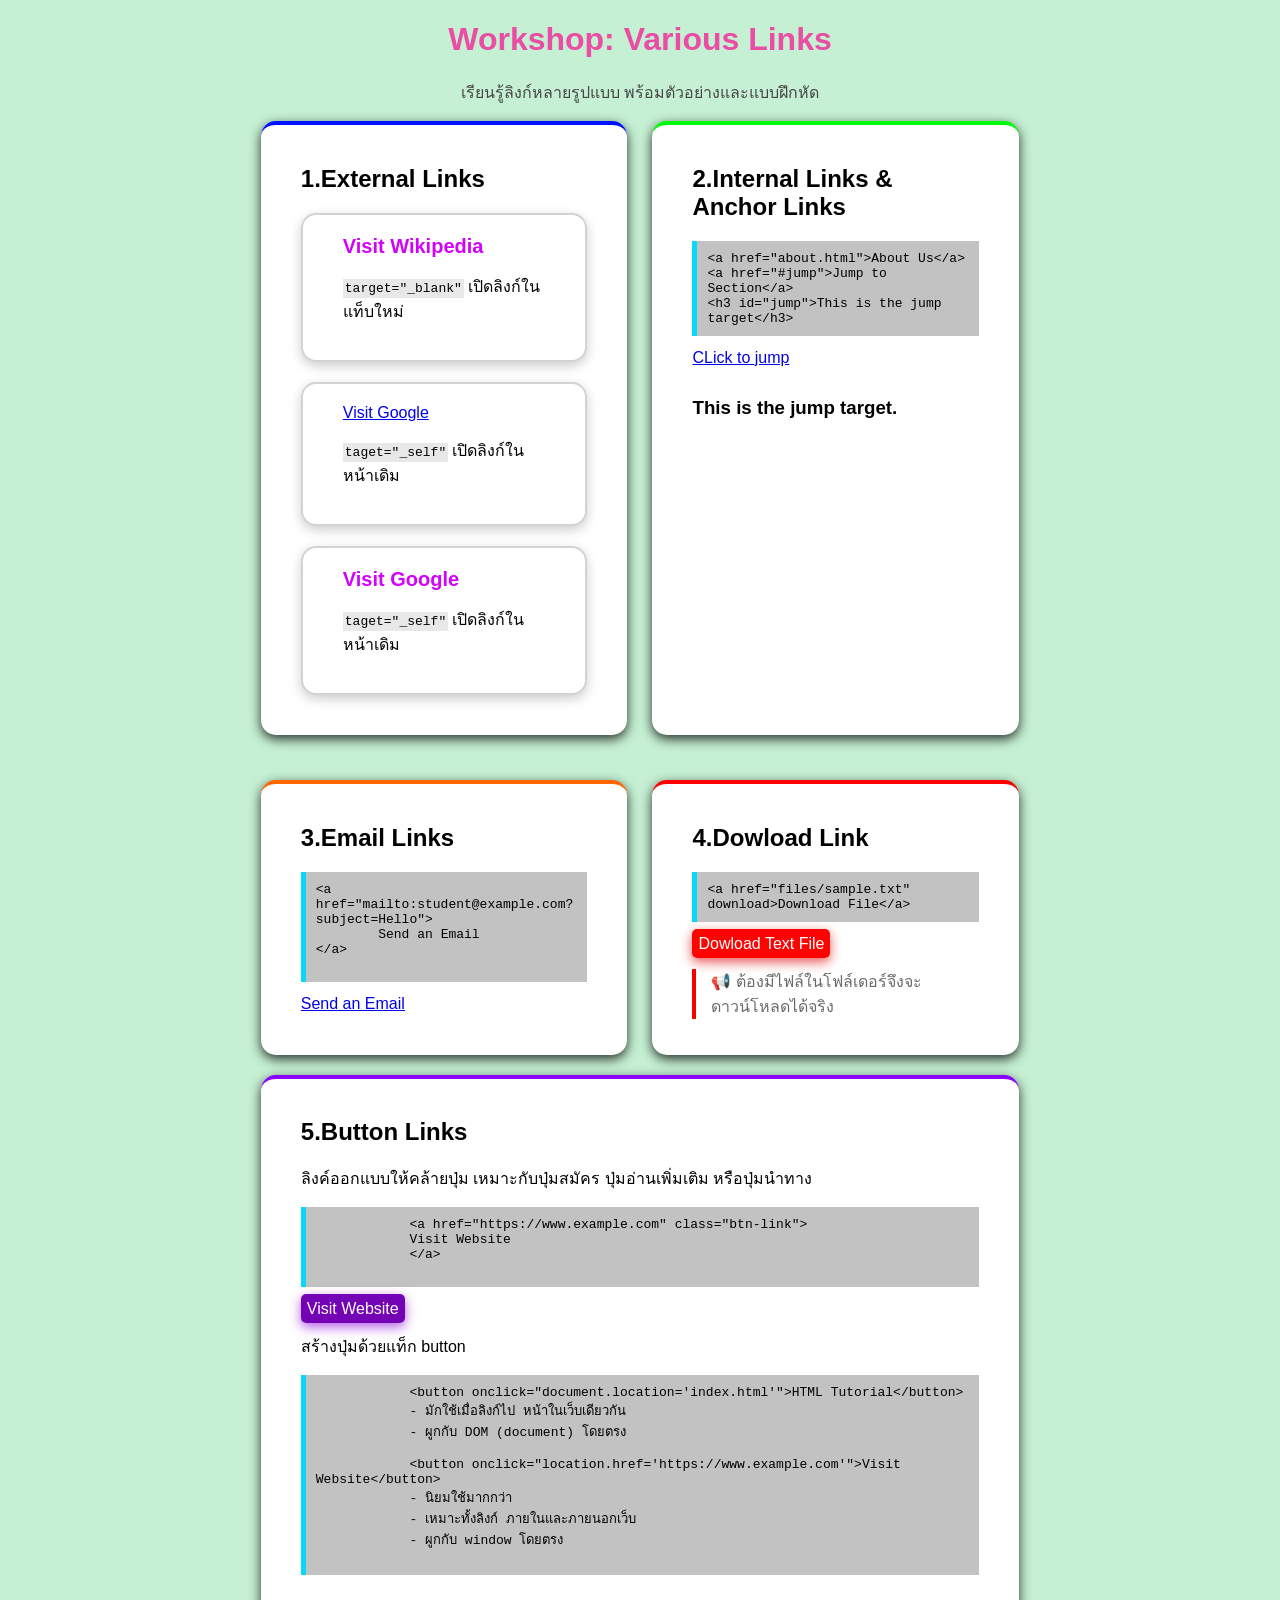
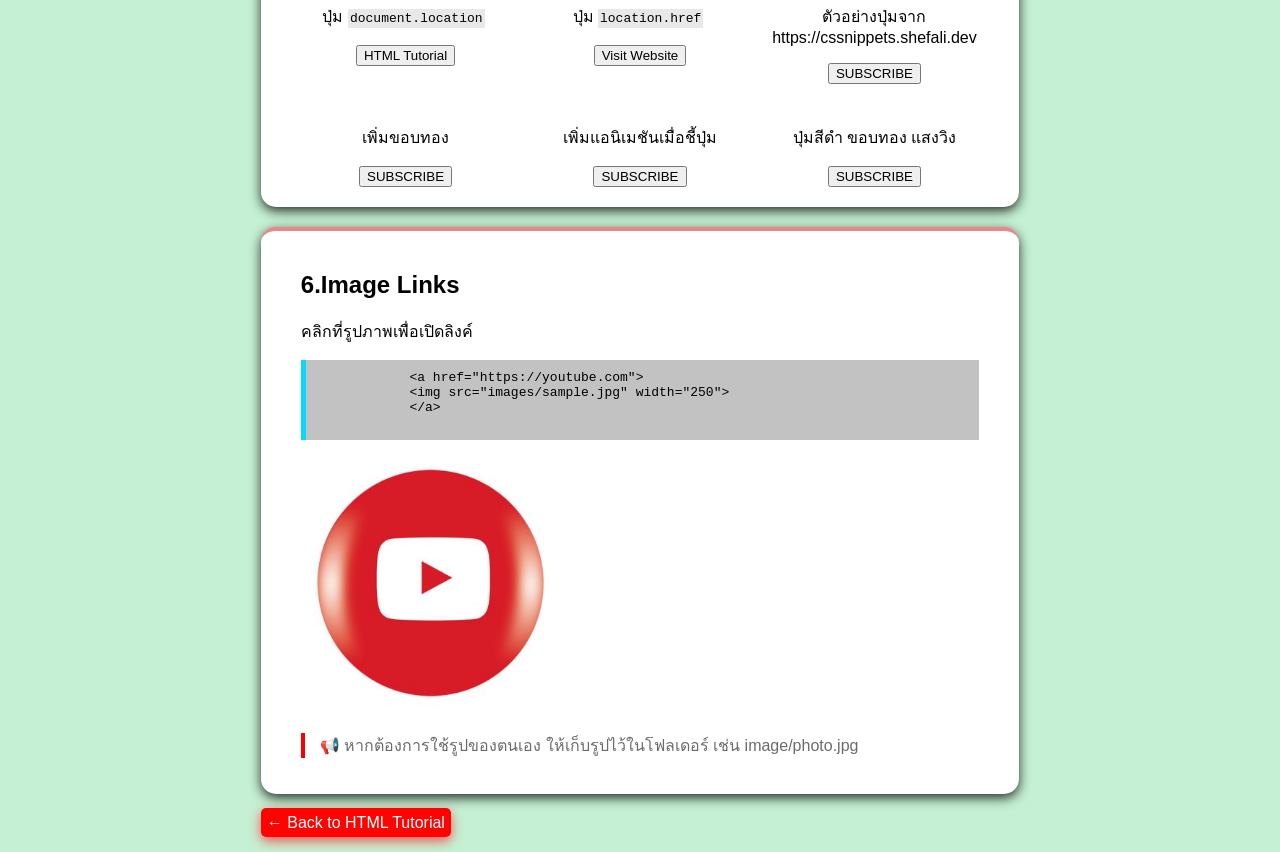
<file: w05_01_link.html>
<!DOCTYPE html>
<html lang="en">
<head>
    <meta charset="UTF-8">
    <meta name="viewport" content="width=device-width, initial-scale=1.0">
    <title>Workshop: Various Links</title>
    <style>
        body {
            font-family: 'Segoe UI', Tahoma, Geneva, Verdana, sans-serif;
            background-color: rgb(197, 240, 211);
        }
        
        h1 {
            color: rgb(235, 77, 164);    
            text-align: center;
        }

        .subtitle {
            text-align: center;
            color: rgb(70, 70, 70);
        }

        .subtitle2 {
            color: rgb(211, 2, 253);
            text-decoration: none;
            font-size: 20px;
            font-weight: bold;
        }

        .container {
            width: 60%;
            margin : 20px auto; 
        }

        .card1 {
            background-color: white;
            padding: 20px 40px;
            border-radius: 15px;
            margin-bottom: 20px;
            box-shadow: 0 4px 12px rgba(0, 0, 0, 0.8);
        }

        .card2 {
            background-color: white;
            border: 2px solid rgb(211, 211, 211);
            padding: 20px 40px;
            border-radius: 15px;
            margin-bottom: 20px;
            box-shadow: 0 4px 12px rgba(0, 0, 0, 0.2);
        }

        .card1.ex-1 {
            border-top: 4px solid rgb(0, 17, 255);
        }

        .card1.ex-2 {
            border-top: 4px solid rgb(0, 250, 12);
        }

        .card1.ex-3 {
            border-top: 4px solid rgb(255, 102, 0);
        }

        .card1.ex-4 {
            border-top: 4px solid rgb(255, 0, 0);
        }

        .card1.ex-5 {
            border-top: 4px solid rgb(140, 0, 255);
        }

        .card1.ex-6 {
            border-top: 4px solid rgb(233, 136, 136);
        }

        pre {
            background-color: rgba(150, 149, 149, 0.575);
            border-left: rgb(9, 215, 252) 5px solid; 
            padding: 10px;

            white-space: pre-wrap;
            word-wrap: break-word;
        }

        code {
            padding: 2px;
            background-color: #00000017;
            margin-right: 4px;
        }

        .back-link{
            color: rgb(255, 255, 255);
            text-decoration: none;
            background-color: rgb(255, 3, 3);
            padding: 6px;
            border-radius: 5px;
            box-shadow: 0 4px 12px rgb(235, 86, 86);
        }

        .back-link:hover {
            color: rgb(255, 255, 255);
            background-color: rgb(245, 69, 69);
        }    

        .btn-visit{
            color: rgb(255, 255, 255);
            text-decoration: none;
            background-color: rgb(116, 3, 182);
            padding: 6px;
            border-radius: 5px;
            box-shadow: 0 4px 12px rgb(181, 94, 231);
        }

        .btn-visit:hover {
            color: rgb(255, 255, 255);
            background-color: rgb(175, 89, 245);
        }

        .note {
            border-left: 4px solid rgb(248, 0, 0);
            padding-left: 15px;
            color: rgb(107, 107, 107);
        }

        .note::before {
            content: " 📢 ";
        }
        .image-link img{
            width: 260px;
            border-radius: 12px;
            transition: 0.3s;
        }
        .image-link img:hover{
            transform: scale(1.1);
            box-shadow: 0 4px 12px rgb(255, 255, 255);
        }
        .card-grid{
            display: grid;
            grid-template-columns: repeat(2, 1fr);
            gap: 25px;
        }
        .card-3-col{
            display: grid;
            grid-template-columns: repeat(3, 1fr);
            gap: 25px;
            text-align: center;
        }
        /* แท็บเล็ต */
        @media (max-width: 992px){
            .card-grid{
                grid-template-columns: 1fr;
            }
        }
        /* โทรศัพท์ */
        @media (max-width: 768px){
            .card-grid{
                grid-template-columns: repeat(2, 1fr);
            }
        }
        /* โทรศัพท์ */
        @media (max-width: 768px){
            .card-grid{
                grid-template-columns: repeat(2, 1fr);
            }
        }
        
        
    </style>
</head>
<body>
    <div class="container">
        <header>
        <h1>Workshop: Various Links</h1>
        <p class="subtitle">เรียนรู้ลิงก์หลายรูปแบบ พร้อมตัวอย่างและแบบฝึกหัด</p>
        </header>

        <div class="card-grid">
        <!-- Card 1 -->
         <div class="card1 ex-1">
            <h2>1.External Links</h2>
            <div class="card2">
                <a href="https://th.wikipedia.org" taget="_blank"
                class="subtitle2">Visit Wikipedia</a>
                <p><code>target="_blank"</code>เปิดลิงก์ในแท็บใหม่</p>
            </div>
            <div class="card2">
                <a href="https://google.com">Visit Google</a>
                <p class="link-desc"><code>taget="_self"</code>เปิดลิงก์ในหน้าเดิม</p>
            </div>
            <div class="card2">
                <a href=""class="subtitle2">Visit Google</a>
                <p><code>taget="_self"</code>เปิดลิงก์ในหน้าเดิม</p>
            </div>
         </div>

        <!-- Card 2 -->
         <div class="card1 ex-2">
            <h2>2.Internal Links & Anchor Links</h2>
            <pre>&lt;a href="about.html"&gt;About Us&lt;/a&gt;
&lt;a href="#jump"&gt;Jump to Section&lt;/a&gt;
&lt;h3 id="jump"&gt;This is the jump target&lt;/h3&gt;
</pre>
            <a href="#jump">CLick to jump</a>
            <h3 id="jump" style="margin-top: 30px;">This is the jump target.</h3>
         </div>

         <!-- Card 3 -->
        <div class="card1 ex-3">
            <h2>3.Email Links</h2>
            <pre>&lt;a href="mailto:student@example.com?subject=Hello"&gt;
        Send an Email
&lt;/a&gt;
            </pre>
            <a href="mailto:674230034@webmail.npru.ac.th?subject=จดหมายสมัครงาน">Send an Email</a>
        </div>

        <!-- Card 4 -->
        <div class="card1 ex-4">
            <h2>4.Dowload Link</h2>
            <pre>&lt;a href="files/sample.txt" download&gt;Download File&lt;/a&gt;</pre>
            <a href="files/7fccc3d086026b957674988719fe6227.jpg" class="back-link">Dowload Text File</a>
            <p class="note">ต้องมีไฟล์ในโฟล์เดอร์จึงจะดาวน์โหลดได้จริง</p>
        </div>
    </div>

        <!-- Card 5 -->
        <div class="card1 ex-5">
            <h2>5.Button Links</h2>
            <p>ลิงค์ออกแบบให้คล้ายปุ่ม เหมาะกับปุ่มสมัคร ปุ่มอ่านเพิ่มเติม หรือปุ่มนำทาง</p>
            <pre>            &lt;a href="https://www.example.com" class="btn-link"&gt;
            Visit Website
            &lt;/a&gt
        </pre>
            <a href="" class="btn-visit">Visit Website</a>
            <p>สร้างปุ่มด้วยแท็ก button</p>
            <pre>            &lt;button onclick="document.location='index.html'"&gt;HTML Tutorial&lt;/button&gt;
            - มักใช้เมื่อลิงก์ไป หน้าในเว็บเดียวกัน
            - ผูกกับ DOM (document) โดยตรง

            &lt;button onclick="location.href='https://www.example.com'"&gt;Visit Website&lt;/button&gt;
            - นิยมใช้มากกว่า
            - เหมาะทั้งลิงก์ ภายในและภายนอกเว็บ
            - ผูกกับ window โดยตรง
            </pre>
            <div class="card-3-col">
                    <div>
                        <p>ปุ่ม <code>document.location</p></code>
                        <button onclick="document.location='index.html'">HTML Tutorial</button>
                    </div>

                    <div>
                        <p>ปุ่ม <code>location.href</p></code>
                        <button onclick="location.href='https://www.example.com'">Visit Website</button>
                    </div>

                    <div>
                        <p>ตัวอย่างปุ่มจาก https://cssnippets.shefali.dev</p>
                        <button onclick="">SUBSCRIBE</button>
                    </div>

                    <div>
                        <p>เพิ่มขอบทอง</p>
                        <button onclick="">SUBSCRIBE</button>
                    </div>

                    <div>
                        <p>เพิ่มแอนิเมชันเมื่อชี้ปุ่ม</p>
                        <button onclick="">SUBSCRIBE</button>
                    </div>

                    <div>
                        <p>ปุ่มสีดำ ขอบทอง แสงวิง</p>
                        <button onclick="">SUBSCRIBE</button>
                    </div>
            </div>
        </div>

        <!-- card 6 -->
        <div class="card1 ex-6">
            <h2>6.Image Links</h2>
            <p>คลิกที่รูปภาพเพื่อเปิดลิงค์</p>
            <pre>            &lt;a href="https://youtube.com"&gt;
            &lt;img src="images/sample.jpg" width="250"&gt;
            &lt;/a&gt;
        </pre>
            <a class="image-link"href="https://youtube.com" target="=_bank"><img src="files/7fccc3d086026b957674988719fe6227.jpg" alt="sample image"width="200"></a>
            <p class="note">
            หากต้องการใช้รูปของตนเอง ให้เก็บรูปไว้ในโฟลเดอร์ เช่น image/photo.jpg
            </p>
        </div>
        <footer>
            <a href="index.html" class="back-link"> &larr; Back to HTML Tutorial</a>
        </footer>
    </div>
</body>
</html>
</file>
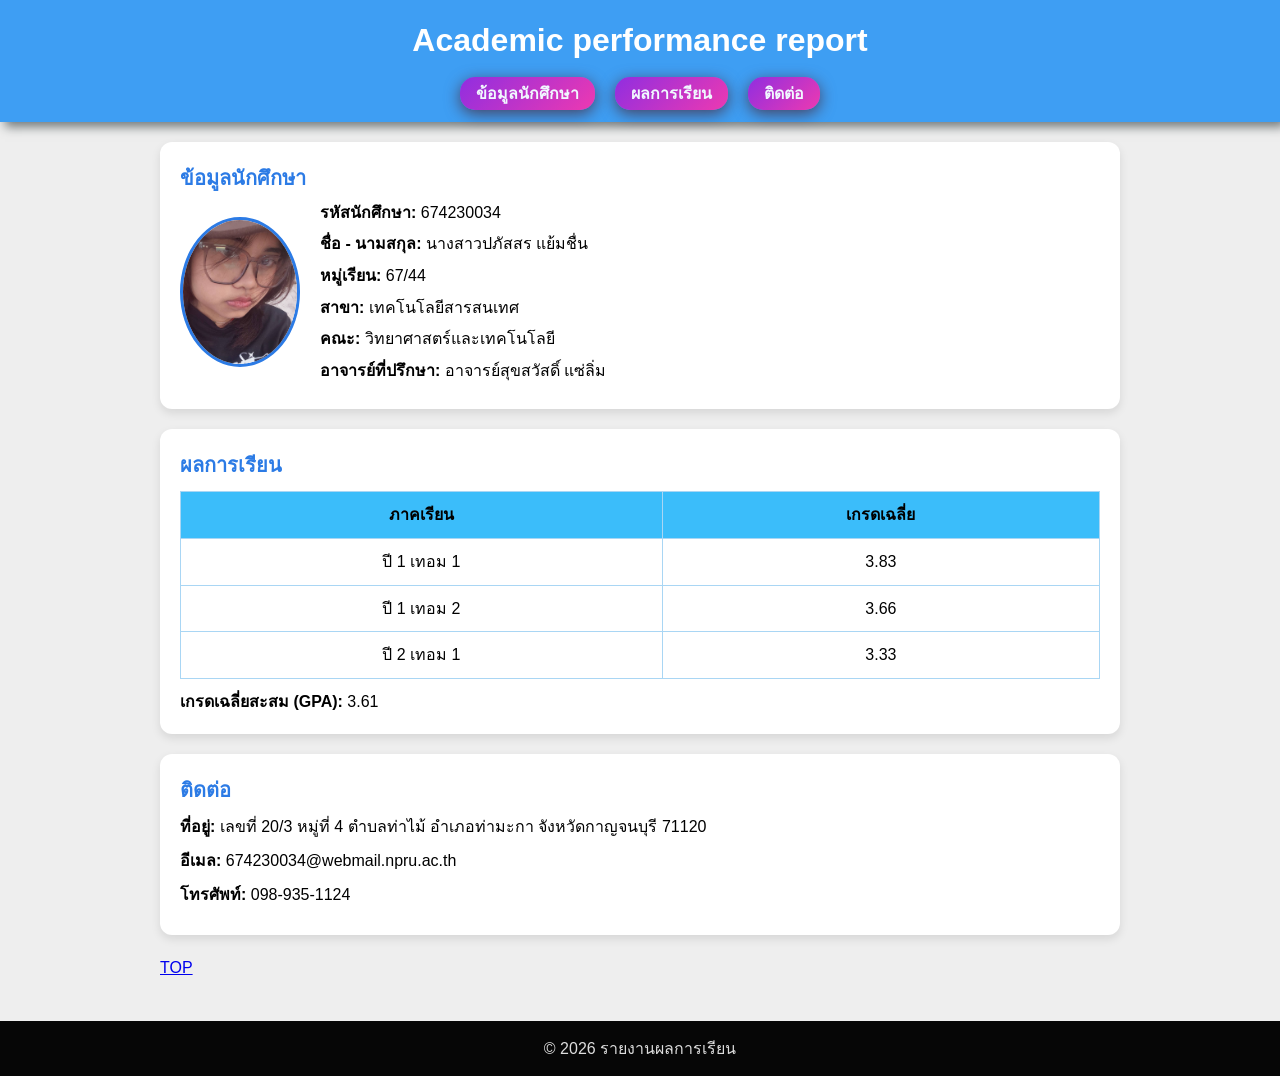
<file: w08_01_Homework.html>
<!DOCTYPE html>
<html lang="th">

<head>
    <meta charset="UTF-8">
    <title>รายงานผลการเรียน</title>
    <style>
        * {
            box-sizing: border-box;
            margin: 0;
            padding: 0;
        }

        body {
            font-family: Arial, Helvetica, sans-serif;
            line-height: 1.6;

            background-repeat: no-repeat;
            background-size: cover;
            background-attachment: fixed;
            background-position: center;

            background-color: rgb(238, 238, 238);

        }

        html {
            scroll-behavior: smooth;
            scroll-padding-top: 200px;
        }

        header {
            color: rgb(255, 255, 255);
            text-align: center;
            background-color: rgb(62, 158, 243);
            padding: 15px;
            box-shadow: 5px 5px 10px rgb(115, 122, 123);

            display: flex;
            flex-direction: column;
            align-items: center;
            justify-content: center;

            /* position: fixed; */
            top: 0;
            width: 100%;

        }

        .list-menu {
            list-style: none;
            display: flex;
            gap: 20px;
        }

        .list-menu li {
            margin-top: 15px;
            transition: transform 0.3s ease;
        }

        .list-menu li:hover {
            transform: translateY(-5px);
        }

        .list-menu a {
            text-decoration: none;
            color: aliceblue;
            font-weight: bold;
            background: linear-gradient(135deg, rgb(144, 46, 224), rgb(237, 57, 177));
            box-shadow: 0 4px 15px rgb(71, 68, 99);
            padding: 8px 16px;
            border-radius: 15px;
        }

        .list-menu a:hover {
            background: linear-gradient(135deg, rgb(237, 218, 244), rgb(244, 23, 222));
        }

        .container {
            max-width: 1000px;
            margin: auto;
            padding: 20px;
            display: flex;
            flex-direction: column;
            gap: 20px;
        }

        .card {
            background-color: white;
            border-radius: 12px;
            padding: 20px;
            box-shadow: 0 4px 10px rgba(0, 0, 0, 0.1);
        }

        h2 {
            margin-top: 0;
            color: #2c7be5;
            font-size: 20px;
        }

        .student-info {
            display: flex;
            gap: 20px;
            align-items: center;
        }

        .student-info img {
            width: 120px;
            height: 150px;
            border-radius: 50%;
            object-fit: cover;
            border: 3px solid #2c7be5;
        }

        .info-text p {
            margin: 6px 0;
        }

        table {
            width: 100%;
            border-collapse: collapse;
            margin-top: 10px;
        }

        table th,
        table td {
            border: 1px solid #a9d6f4;
            padding: 10px;
            text-align: center;
        }

        table th {
            background-color: #3bbdfa;
        }

        .contact p {
            margin: 8px 0;
        }
        img{
            width: 200px;
            transition: transform 0.3s ease;
        }
        img:hover{
            transform: translateY(-10px) scale(1.05);
        }

        footer {
            color: #ddd;
            text-align: center;
            padding: 15px;
            background-color: #060606;
            margin-top: 20px;
        }
    </style>
</head>

<body>

    <header>
        <h1>Academic performance report</h1>
        <ul class="list-menu">
            <li><a href="#c1">ข้อมูลนักศึกษา</a></li>
            <li><a href="#c2">ผลการเรียน</a></li>
            <li><a href="#c3">ติดต่อ</a></li>
        </ul>
    </header>

    <div class="container">

        <!-- ข้อมูลนักศึกษา -->
        <section class="card" id="c1">
            <h2>ข้อมูลนักศึกษา</h2>
            <div class="student-info">
                <img src="img/รูปตัวเอง.jpg" alt="รูปนักศึกษา">
                <div class="info-text">
                    <p><strong>รหัสนักศึกษา:</strong> 674230034</p>
                    <p><strong>ชื่อ - นามสกุล:</strong> นางสาวปภัสสร แย้มชื่น</p>
                    <p><strong>หมู่เรียน:</strong> 67/44</p>
                    <p><strong>สาขา:</strong> เทคโนโลยีสารสนเทศ</p>
                    <p><strong>คณะ:</strong> วิทยาศาสตร์และเทคโนโลยี</p>
                    <p><strong>อาจารย์ที่ปรึกษา:</strong> อาจารย์สุขสวัสดิ์ แซ่ลิ่ม</p>
                </div>
            </div>
        </section>

        <!-- ผลการเรียน -->
        <section class="card" id="c2">
            <h2>ผลการเรียน</h2>
            <table>
                <tr>
                    <th>ภาคเรียน</th>
                    <th>เกรดเฉลี่ย</th>
                </tr>
                <tr>
                    <td>ปี 1 เทอม 1</td>
                    <td>3.83</td>
                </tr>
                <tr>
                    <td>ปี 1 เทอม 2</td>
                    <td>3.66</td>
                </tr>
                <tr>
                    <td>ปี 2 เทอม 1</td>
                    <td>3.33</td>
                </tr>
            </table>

            <p style="margin-top:10px;">
                <strong>เกรดเฉลี่ยสะสม (GPA):</strong> 3.61
            </p>
        </section>

        <!-- สถานที่ติดต่อ -->
        <section class="card contact" id="c3">
            <h2>ติดต่อ</h2>
            <p><strong>ที่อยู่:</strong> เลขที่ 20/3 หมู่ที่ 4 ตำบลท่าไม้ อำเภอท่ามะกา จังหวัดกาญจนบุรี 71120</p>
            <p><strong>อีเมล:</strong> 674230034@webmail.npru.ac.th</p>
            <p><strong>โทรศัพท์:</strong> 098-935-1124</p>
        </section>
        <a href="#">TOP</a>

    </div>

    <footer>
        © 2026 รายงานผลการเรียน
    </footer>

</body>

</html>
</file>
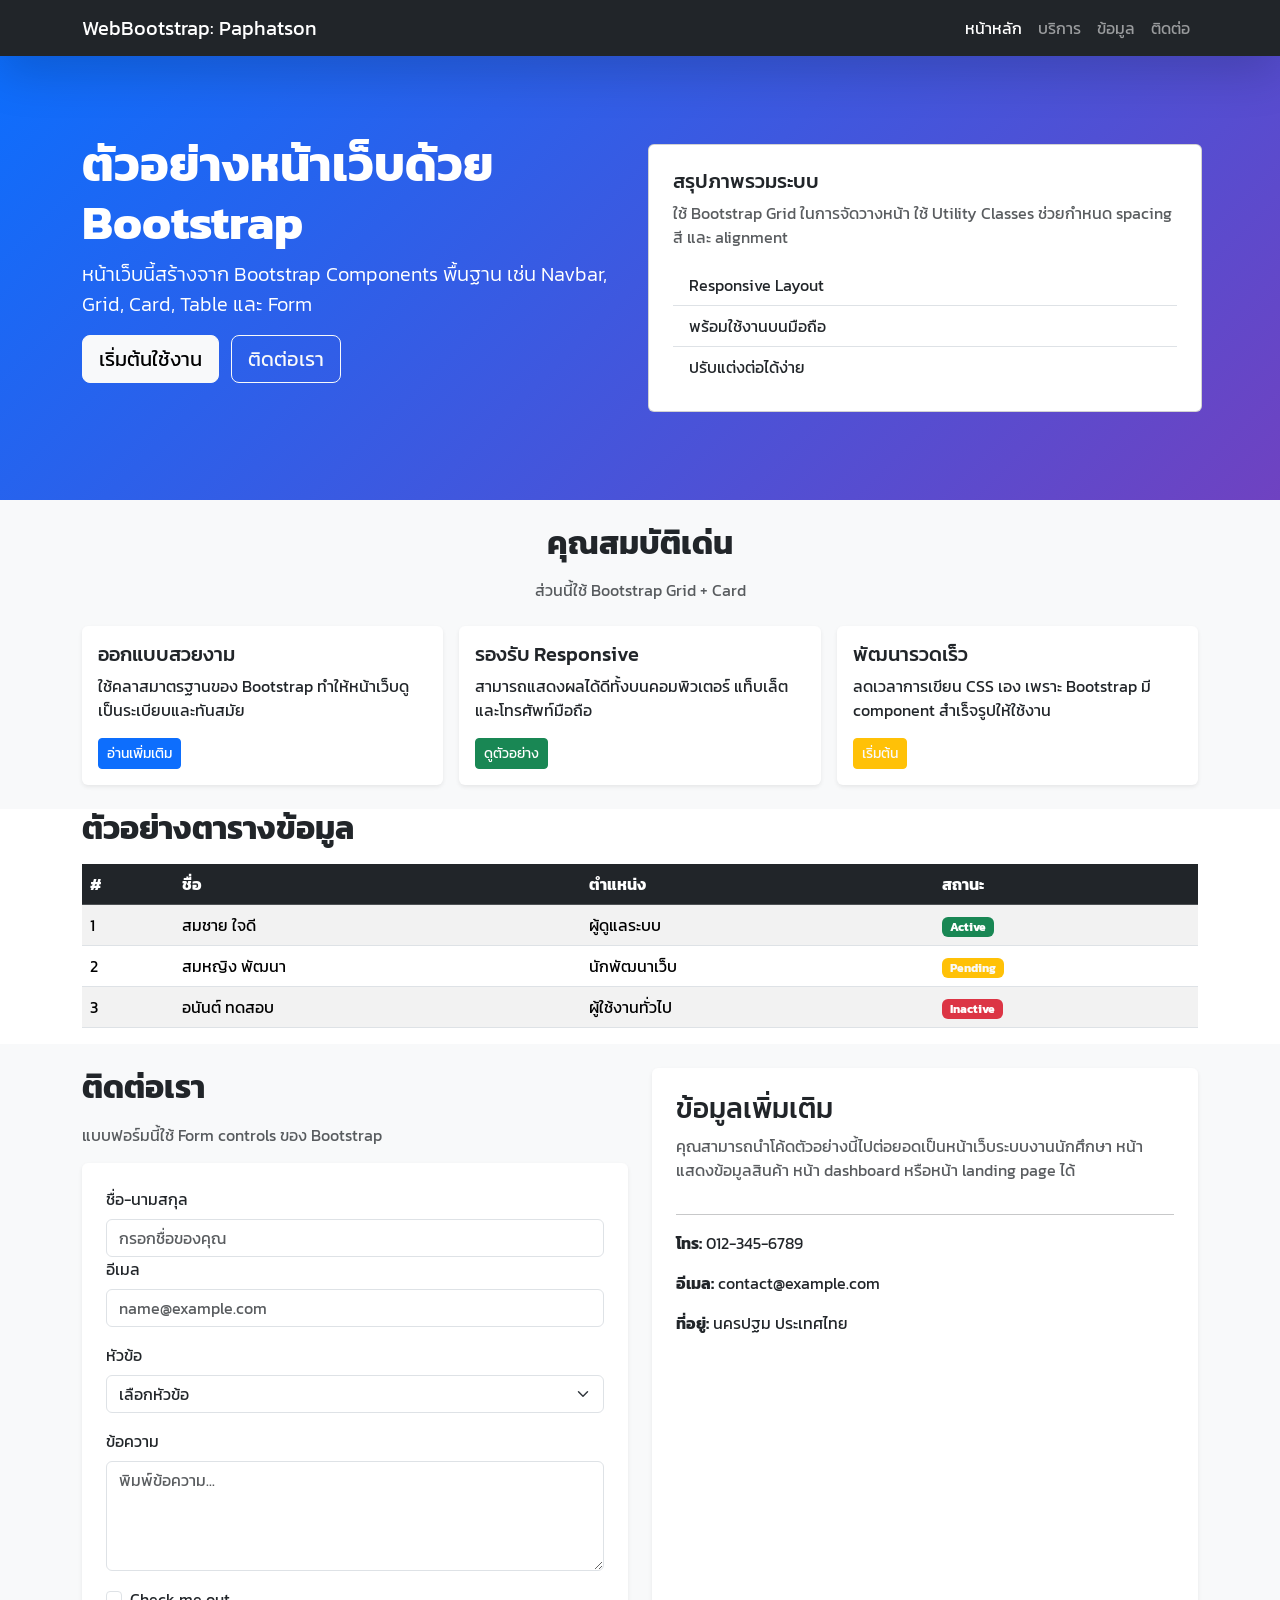
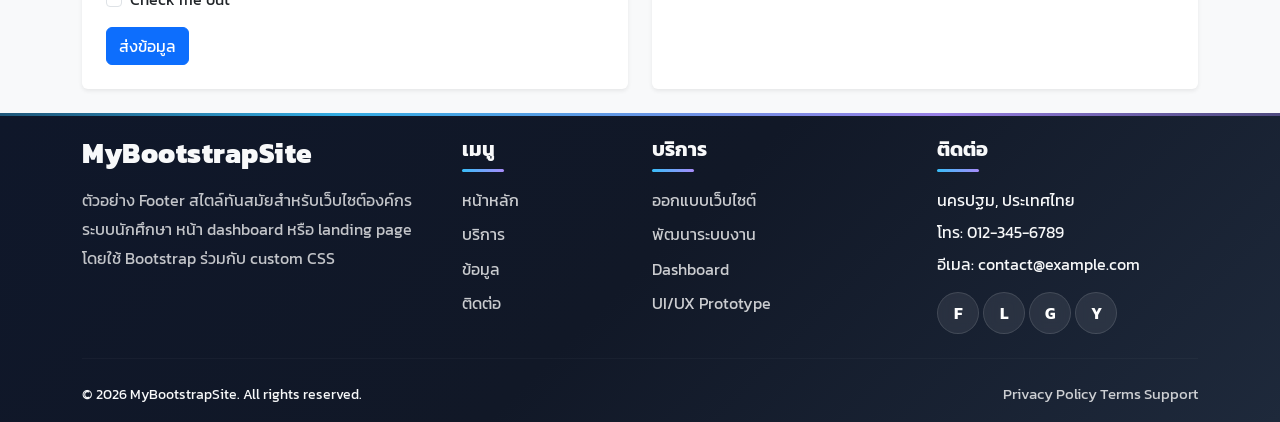
<file: w16_02_Bootstrap.html>
<!DOCTYPE html>
<html lang="en">

<head>
    <meta charset="UTF-8">
    <meta name="viewport" content="width=device-width, initial-scale=1.0">
    <title>Web Bootstrap: Paphatson</title>
    <!-- Bootstrap css -->
    <link rel="stylesheet" href="https://cdn.jsdelivr.net/npm/bootstrap@5.2.3/dist/css/bootstrap.min.css">
    <!-- google font -->
    <link rel="preconnect" href="https://fonts.googleapis.com">
    <link rel="preconnect" href="https://fonts.gstatic.com" crossorigin>
    <link href="https://fonts.googleapis.com/css2?family=Kanit:wght@400;500;600;700&display=swap" rel="stylesheet">
    <!-- Custom CSS -->
    <style>
        body {
            background-color: #f8f9fa;

            font-family: "Kanit", "Segoe UI", system-ui, sans-serif;
        }

        /* Hero */
        .hero-section {
            background: linear-gradient(135deg, #0d6efd, #6f42c1);
            color: white;
            padding: 80px 0;
        }

        .hero-section h1 {
            font-weight: 700;
        }

        /* Features */
        .section-title {
            font-weight: 700;
            margin-bottom: 1rem;
        }

        .feature-card {
            transition: transform 0.2s ease, box-shadow 0.2s ease;
        }

        .feature-card:hover {
            transform: translateY(-5px);
            box-shadow: 0 0.5rem 1rem rgba(0, 0, 0, 0.15);
        }

        /* Footer */
        .custom-footer {
            background-color: #212529;
            color: white;
            padding: 20px 0;
            margin-top: 50px;
        }

        /* Modern Footer */
        .modern-footer {
            background: linear-gradient(135deg, #0f172a, #111827, #1e293b);
            position: relative;
            overflow: hidden;
        }

        .modern-footer::before {
            content: "";
            position: absolute;
            top: 0;
            left: -20%;
            width: 140%;
            height: 3px;
            background: linear-gradient(90deg, transparent, #38bdf8, #a78bfa, transparent);
            opacity: 0.9;
        }

        .footer-brand {
            font-weight: 800;
            letter-spacing: 0.5px;
            margin-bottom: 1rem;
        }

        .footer-title {
            font-weight: 700;
            margin-bottom: 1rem;
            position: relative;
        }

        .footer-title::after {
            content: "";
            display: block;
            width: 42px;
            height: 3px;
            background: linear-gradient(90deg, #38bdf8, #a78bfa);
            border-radius: 999px;
            margin-top: 8px;
        }

        .footer-text {
            color: rgba(255, 255, 255, 0.75);
            line-height: 1.8;
        }

        .footer-links li {
            margin-bottom: 0.65rem;
        }

        .footer-links a,
        .footer-bottom-links a {
            color: rgba(255, 255, 255, 0.78);
            text-decoration: none;
            transition: all 0.25s ease;
        }

        .footer-links a:hover,
        .footer-bottom-links a:hover {
            color: #ffffff;
            padding-left: 4px;
        }

        .social-circle {
            width: 42px;
            height: 42px;
            border-radius: 50%;
            display: inline-flex;
            align-items: center;
            justify-content: center;
            text-decoration: none;
            color: white;
            font-weight: 700;
            background: rgba(255, 255, 255, 0.08);
            border: 1px solid rgba(255, 255, 255, 0.12);
            transition: all 0.25s ease;
            backdrop-filter: blur(6px);
        }

        .social-circle:hover {
            transform: translateY(-3px);
            background: linear-gradient(135deg, #38bdf8, #8b5cf6);
            color: white;
        }

        .footer-line {
            border-color: rgba(255, 255, 255, 0.12);
        }

        .footer-bottom-links a {
            font-size: 0.95rem;
        }

        /* Features */
        .section-title {
            font-weight: 700;
            margin-bottom: 1rem;
        }

        .feature-card {
            transition: transform 0.2s ease, box-shadow 0.2s ease;
        }

        .feature-card:hover {
            transform: translateY(-5px);
            box-shadow: 0 0.5rem 1rem rgba(0, 0, 0, 0.15);
        }
    </style>
</head>

<body>
    <!-- header -->
    <nav class="navbar navbar-expand-lg bg-dark navbar-dark shadow-lg">
        <div class="container">
            <a class="navbar-brand" href="#">WebBootstrap: Paphatson</a>
            <button class="navbar-toggler" type="button" data-bs-toggle="collapse" data-bs-target="#navbarNav"
                aria-controls="navbarNav" aria-expanded="false" aria-label="Toggle navigation">
                <span class="navbar-toggler-icon"></span>
            </button>
            <div class="collapse navbar-collapse" id="navbarNav">
                <ul class="navbar-nav ms-auto">
                    <li class="nav-item">
                        <a class="nav-link active" aria-current="page" href="#">หน้าหลัก</a>
                    </li>
                    <li class="nav-item">
                        <a class="nav-link" href="#Features">บริการ</a>
                    </li>
                    <li class="nav-item">
                        <a class="nav-link" href="#Pricing">ข้อมูล</a>
                    </li>
                    <li class="nav-item">
                        <a class="nav-link" href="#Contact">ติดต่อ</a>
                    </li>
                </ul>
            </div>
        </div>
    </nav>
    <!-- horo section -->
    <section class="hero-section">
        <div class="container">
            <div class="row">
                <div class="col-lg-6">
                    <h1 class="display-5">ตัวอย่างหน้าเว็บด้วย Bootstrap</h1>
                    <p class="lead">หน้าเว็บนี้สร้างจาก Bootstrap Components พื้นฐาน เช่น Navbar, Grid, Card, Table และ
                        Form</p>
                    <a href="" class="btn btn-light btn-lg me-2">เริ่มต้นใช้งาน</a>
                    <a href="" class="btn btn-outline-light btn-lg">ติดต่อเรา</a>
                </div>

                <div class="col-lg-6 p-2">
                    <div class="card">
                        <div class="card-body p-4">
                            <h5 class="card-title text-dark">สรุปภาพรวมระบบ</h5>
                            <p class="card-text text-muted">ใช้ Bootstrap Grid ในการจัดวางหน้า ใช้ Utility Classes
                                ช่วยกำหนด spacing สี และ alignment</p>
                            <div>
                                <ul class="list-group list-group-flush">
                                    <li class="list-group-item">Responsive Layout</li>
                                    <li class="list-group-item">พร้อมใช้งานบนมือถือ</li>
                                    <li class="list-group-item">ปรับแต่งต่อได้ง่าย</li>
                                </ul>
                            </div>
                        </div>
                    </div>
                </div>
            </div>
        </div>
    </section>
    <!-- Features -->
    <section id="features" class="py-4">
        <div class="container">

            <h2 class="section-title text-center">คุณสมบัติเด่น</h2>
            <p class="text-center text-muted mb-4">
                ส่วนนี้ใช้ Bootstrap Grid + Card
            </p>

            <!-- <div class="row"> -->
            <div class="row g-3 ">
                <div class="col-md-4">

                    <!-- <div class="card"> -->
                    <div class="card feature-card h-100 shadow-sm border-0">
                        <div class="card-body">
                            <h5 class="card-title">ออกแบบสวยงาม</h5>
                            <p class="card-text">
                                ใช้คลาสมาตรฐานของ Bootstrap ทำให้หน้าเว็บดูเป็นระเบียบและทันสมัย
                            </p>
                            <a href="#" class="btn btn-primary btn-sm me-2">อ่านเพิ่มเติม</a>
                        </div>
                    </div>
                </div>
                <div class="col-md-4">
                    <div class="card feature-card h-100 shadow-sm border-0">
                        <div class="card-body">
                            <h5 class="card-title">รองรับ Responsive</h5>
                            <p class="card-text">
                                สามารถแสดงผลได้ดีทั้งบนคอมพิวเตอร์ แท็บเล็ต และโทรศัพท์มือถือ
                            </p>
                            <a href="#" class="btn btn-success btn-sm me-2">ดูตัวอย่าง</a>
                        </div>
                    </div>
                </div>
                <div class="col-md-4">
                    <div class="card feature-card h-100 shadow-sm border-0">
                        <div class="card-body">
                            <h5 class="card-title">พัฒนารวดเร็ว</h5>
                            <p class="card-text">
                                ลดเวลาการเขียน CSS เอง เพราะ Bootstrap มี component สำเร็จรูปให้ใช้งาน
                            </p>
                            <a href="#" class="btn btn-warning text-light btn-sm me-2">เริ่มต้น</a>
                        </div>
                    </div>
                </div>
            </div>
        </div>
    </section>
    <!-- Table Section -->
    <section id="table-section" class="bg-white">
        <div class="container">
            <h2 class="section-title">ตัวอย่างตารางข้อมูล</h2>

            <div class="table-responsive">
                <table class="table table-striped">
                    <thead class="table-dark">
                        <tr>
                            <th>#</th>
                            <th>ชื่อ</th>
                            <th>ตำแหน่ง</th>
                            <th>สถานะ</th>
                        </tr>
                    </thead>
                    <tbody>
                        <tr>
                            <td>1</td>
                            <td>สมชาย ใจดี</td>
                            <td>ผู้ดูแลระบบ</td>
                            <td><span class="badge bg-success">Active</span></td>
                        </tr>
                        <tr>
                            <td>2</td>
                            <td>สมหญิง พัฒนา</td>
                            <td>นักพัฒนาเว็บ</td>
                            <td><span class="badge bg-warning text-light">Pending</span></td>
                        </tr>
                        <tr>
                            <td>3</td>
                            <td>อนันต์ ทดสอบ</td>
                            <td>ผู้ใช้งานทั่วไป</td>
                            <td><span class="badge bg-danger">Inactive</span></td>
                        </tr>
                    </tbody>
                </table>
            </div>
        </div>
    </section>
    <!-- Contact Form -->
    <section id="contact" class="py-4">
        <div class="container">
            <div class="row">
                <div class="col-md-6">

                    <h2 class="section-title ">ติดต่อเรา</h2>
                    <p class="text-muted">
                        แบบฟอร์มนี้ใช้ Form controls ของ Bootstrap
                    </p>

                    <form class="bg-white p-4 shadow-sm rounded">
                        <div class="">
                            <label for="fullname" class="form-label">ชื่อ-นามสกุล</label>
                            <input type="text" class="form-control" id="fullname" placeholder="กรอกชื่อของคุณ">
                        </div>

                        <div class="mb-3">
                            <label for="email" class="form-label">อีเมล</label>
                            <input type="email" class="form-control" id="email" aria-describedby="emailHelp"
                                placeholder="name@example.com">
                        </div>

                        <div class="mb-3">
                            <label for="subject" class="form-label">หัวข้อ</label>
                            <select class="form-select" aria-label="Default select example" id="subject">
                                <option selected>เลือกหัวข้อ</option>
                                <option value="1">สอบถามข้อมูล</option>
                                <option value="2">ขอใบเสนอราคา</option>
                                <option value="3">ติดต่อทีมงาน</option>
                            </select>
                        </div>

                        <div class="mb-3">
                            <label for="message" class="form-label">ข้อความ</label>
                            <textarea class="form-control" id="message" rows="4"
                                placeholder="พิมพ์ข้อความ..."></textarea>


                        </div>

                        <div class="mb-3 form-check">
                            <input type="checkbox" class="form-check-input" id="exampleCheck1">
                            <label class="form-check-label" for="exampleCheck1">Check me out</label>
                        </div>
                        <button type="submit" class="btn btn-primary me-2">ส่งข้อมูล</button>
                    </form>
                </div>


                <div class="col-md-6">
                    <div class="card p-4 shadow-sm border-0 h-100">
                        <h3>ข้อมูลเพิ่มเติม</h3>
                        <p class="text-muted">
                            คุณสามารถนำโค้ดตัวอย่างนี้ไปต่อยอดเป็นหน้าเว็บระบบงานนักศึกษา
                            หน้าแสดงข้อมูลสินค้า หน้า dashboard หรือหน้า landing page ได้
                        </p>
                        <hr>
                        <p><i class="fa-solid fa-phone"></i> <strong>โทร:</strong> 012-345-6789</p>
                        <p><i class="fa-solid fa-envelope"></i> <strong>อีเมล:</strong> contact@example.com</p>
                        <p><i class="fa-solid fa-location-dot"></i> <strong>ที่อยู่:</strong> นครปฐม ประเทศไทย</p>
                    </div>
                </div>
            </div>
        </div>
    </section>
      <!-- Modern Footer -->
    <footer class="modern-footer text-light pt-4 pb-3">
        <div class="container">
            <div class="row">

                <!-- Brand -->
                <div class="col-lg-4 col-md-6">
                    <h3 class="footer-brand">MyBootstrapSite</h3>
                    <p class="footer-text">
                        ตัวอย่าง Footer สไตล์ทันสมัยสำหรับเว็บไซต์องค์กร ระบบนักศึกษา
                        หน้า dashboard หรือ landing page โดยใช้ Bootstrap ร่วมกับ custom CSS
                    </p>
                </div>
                    <!-- Quick Links -->
                    <div class="col-lg-2 col-md-6">
                        <h5 class="footer-title">เมนู</h5>
                        <ul class="list-unstyled footer-links">
                            <li><a href="#">หน้าหลัก</a></li>
                            <li><a href="#features">บริการ</a></li>
                            <li><a href="#table-section">ข้อมูล</a></li>
                            <li><a href="#contact">ติดต่อ</a></li>
                        </ul>
                    </div>
                    <!-- Services -->
                    <div class="col-lg-3 col-md-6">
                        <h5 class="footer-title">บริการ</h5>
                        <ul class="list-unstyled footer-links">
                            <li><a href="#">ออกแบบเว็บไซต์</a></li>
                            <li><a href="#">พัฒนาระบบงาน</a></li>
                            <li><a href="#">Dashboard</a></li>
                            <li><a href="#">UI/UX Prototype</a></li>
                        </ul>
                    </div>
                    <!-- Contact -->
                    <div class="col-lg-3 col-md-6">
                        <h5 class="footer-title">ติดต่อ</h5>
                        <p class="mb-2">นครปฐม, ประเทศไทย</p>
                        <p class="mb-2">โทร: 012-345-6789</p>
                        <p class="mb-3">อีเมล: contact@example.com</p>
                        <div class="social-icons ">
                            <a href="#" class="social-circle">F</a>
                            <a href="#" class="social-circle">L</a>
                            <a href="#" class="social-circle">G</a>
                            <a href="#" class="social-circle">Y</a>
                        </div>
                    </div>
            </div>

            <hr class="footer-line my-4 ">

            <div class="d-flex justify-content-between align-items-center flex-column flex-md-row small">
                <p class="mb-2 mb-md-0">© 2026 MyBootstrapSite. All rights reserved.</p>
                <div class="footer-bottom-links">
                    <a href="#" class="">Privacy Policy</a>
                    <a href="#" class="">Terms</a>
                    <a href="#">Support</a>
                </div>
            </div>
        </div>
    </footer>












    <!-- Bootstrap js -->
    <script src="https://cdn.jsdelivr.net/npm/bootstrap@5.2.3/dist/js/bootstrap.bundle.min.js"></script>
</body>

</html>
</file>
